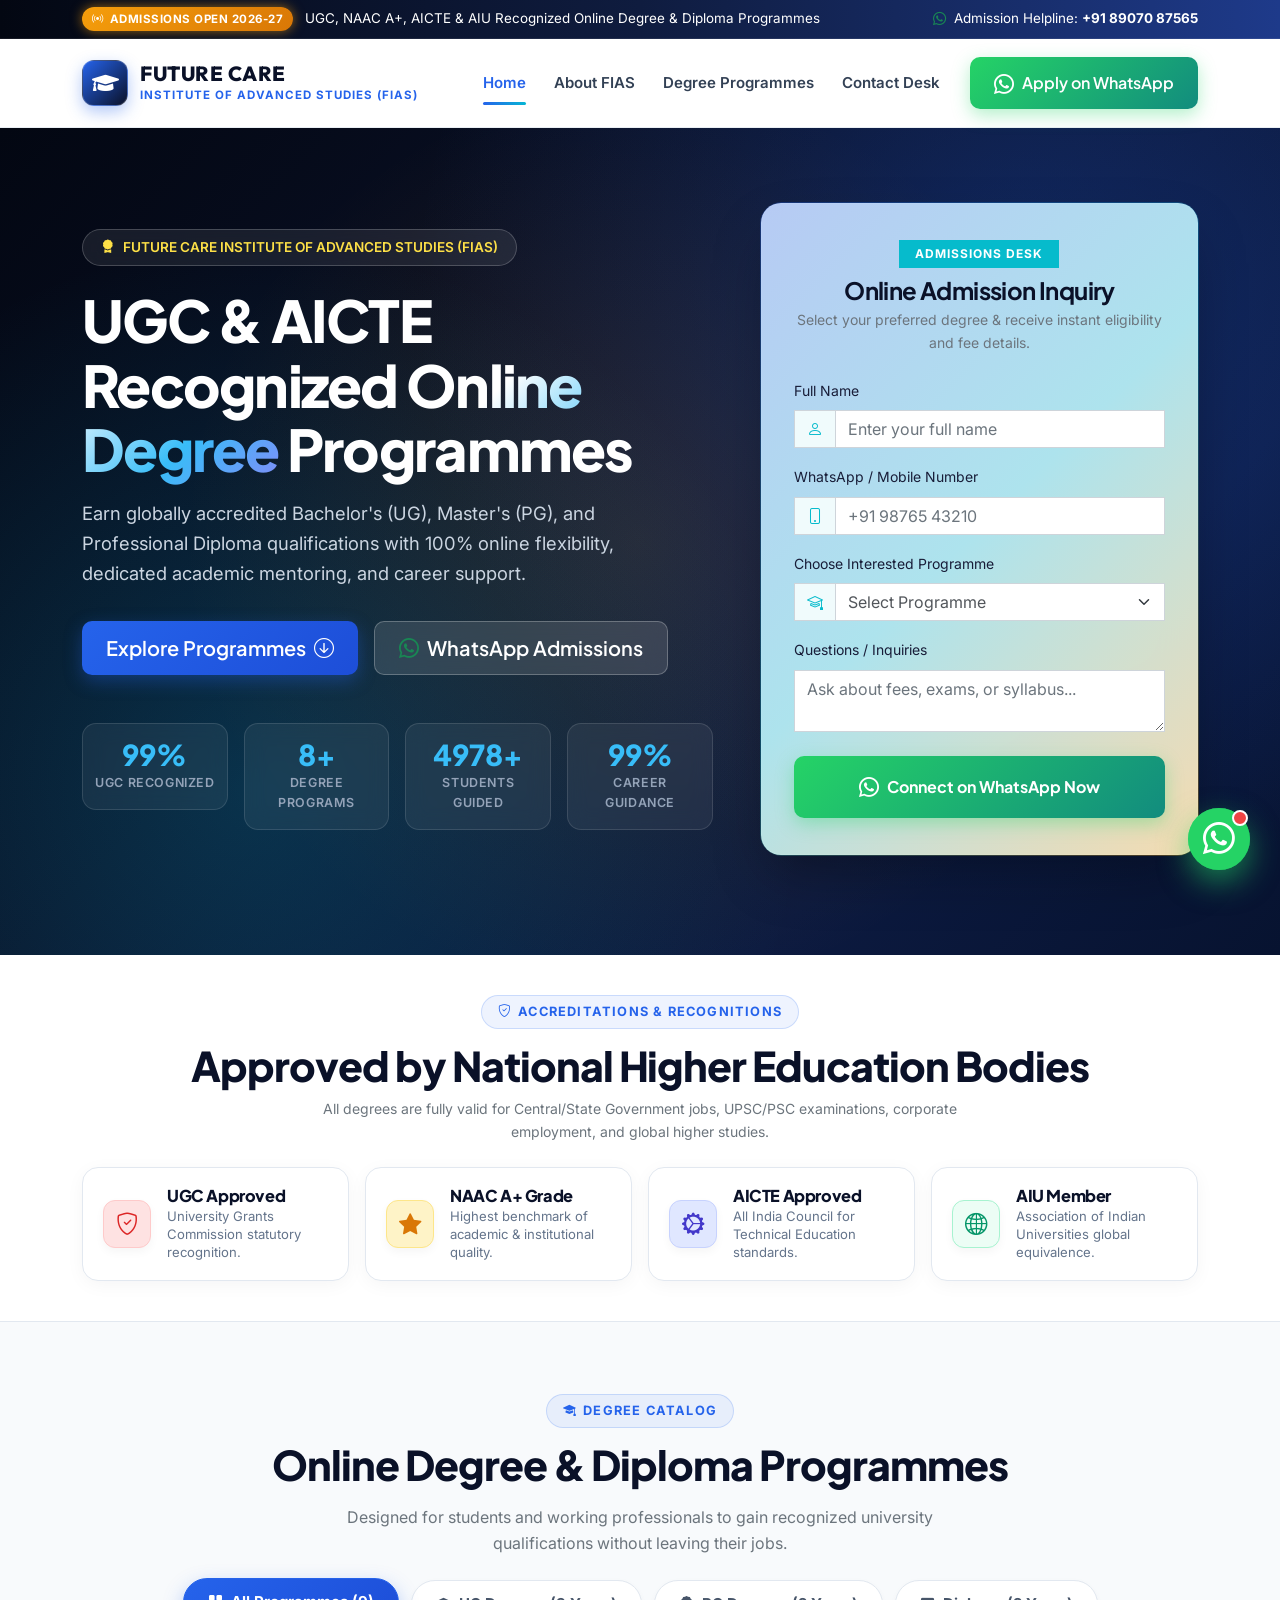
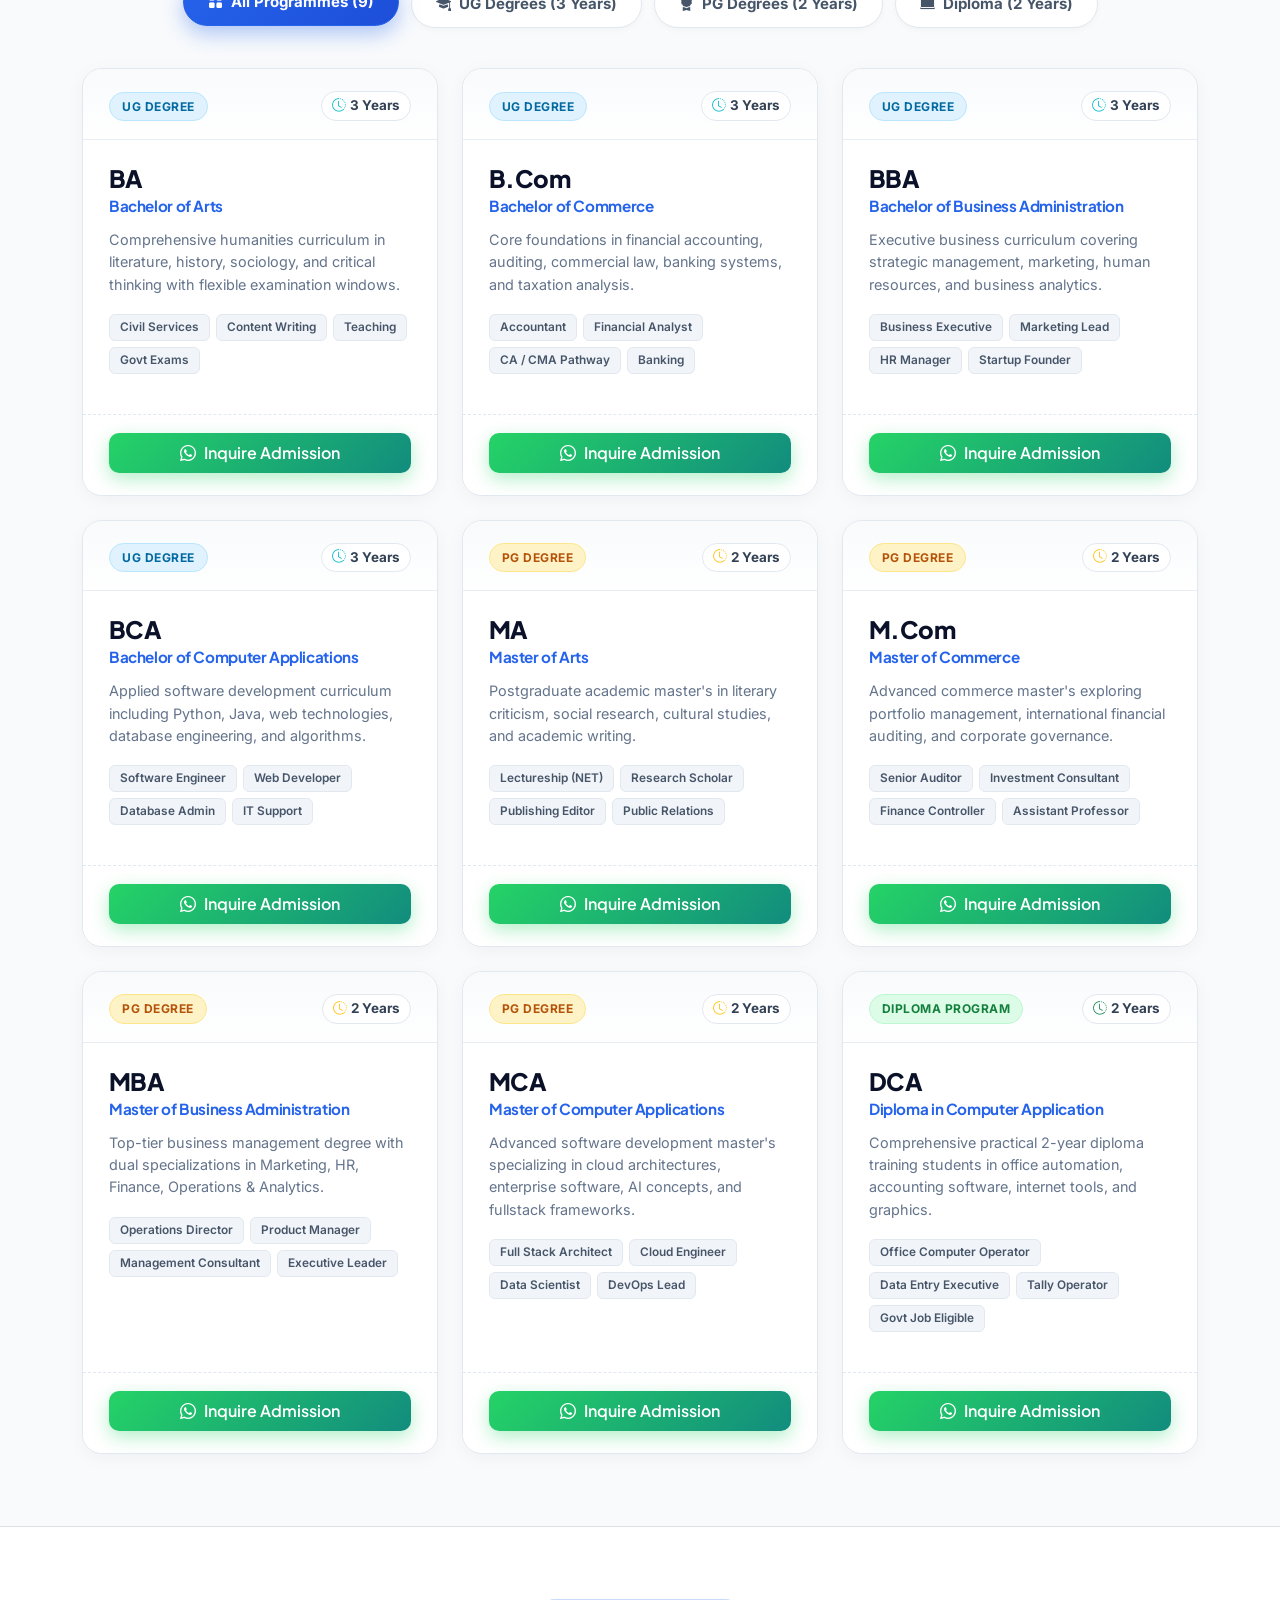
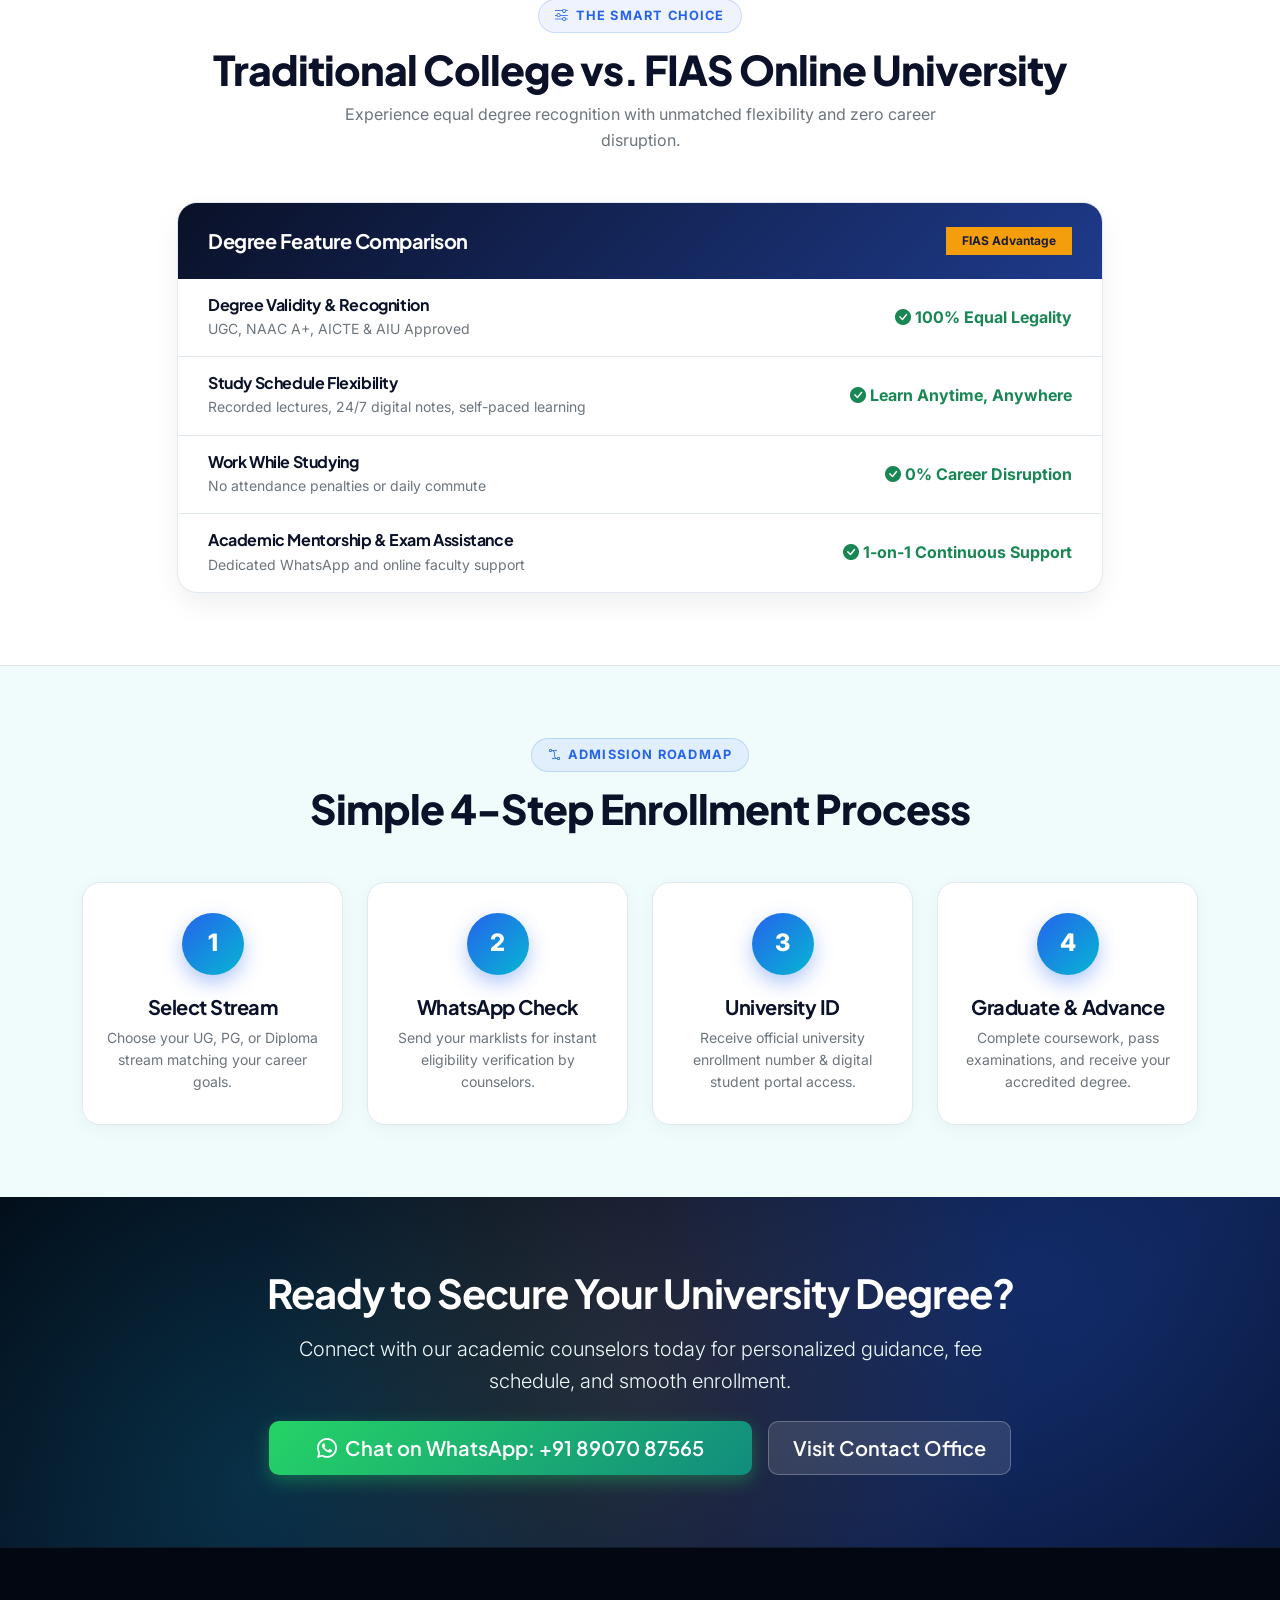
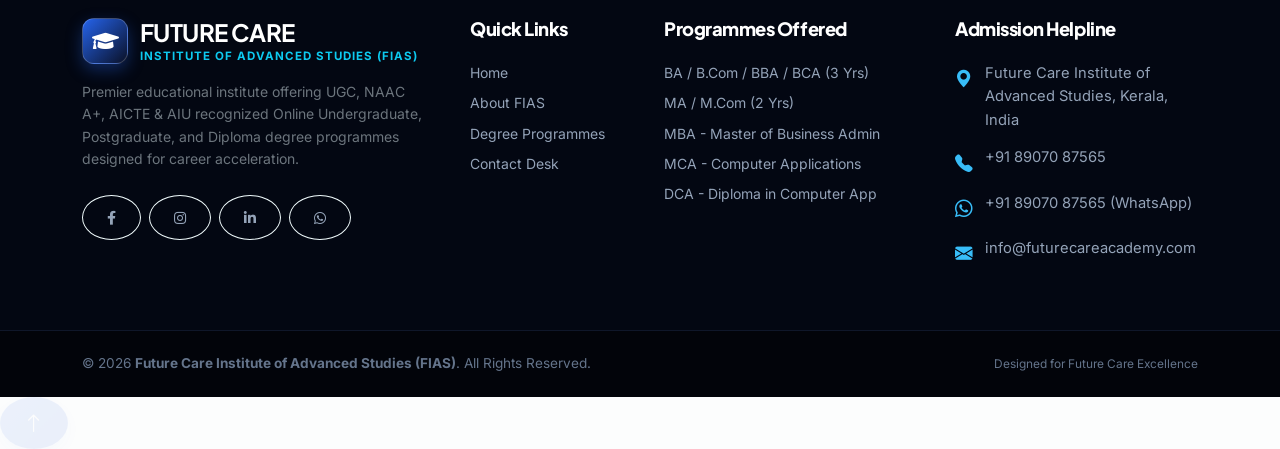
<file: index.html>
<!DOCTYPE html>
<html lang="en">

<head>
    <meta charset="utf-8">
    <title>Future Care Institute of Advanced Studies (FIAS) | UGC Recognized Online Degree Programmes</title>
    <meta content="width=device-width, initial-scale=1.0" name="viewport">
    <meta content="Future Care Institute of Advanced Studies, FIAS, Online Degree Programmes, UGC Approved, NAAC A+, AICTE, AIU, BA, BCom, BBA, BCA, MA, MCom, MBA, MCA, DCA" name="keywords">
    <meta content="Future Care Institute of Advanced Studies (FIAS) offers UGC, NAAC A+, AICTE & AIU recognized Online UG, PG, and Diploma Programmes with flexible digital learning and career support." name="description">

    <!-- Favicon -->
    <link href="img/favicon.ico" rel="icon">

    <!-- Google Web Fonts -->
    <link rel="preconnect" href="https://fonts.googleapis.com">
    <link rel="preconnect" href="https://fonts.gstatic.com" crossorigin>
    <link href="https://fonts.googleapis.com/css2?family=Plus+Jakarta+Sans:wght@400;500;600;700;800&family=Inter:wght@300;400;500;600;700&family=Outfit:wght@500;600;700;800&display=swap" rel="stylesheet">

    <!-- Icon Font Stylesheet -->
    <link href="https://cdnjs.cloudflare.com/ajax/libs/font-awesome/5.15.4/css/all.min.css" rel="stylesheet">
    <link href="https://cdn.jsdelivr.net/npm/bootstrap-icons@1.11.0/font/bootstrap-icons.css" rel="stylesheet">

    <!-- Libraries Stylesheet -->
    <link href="lib/animate/animate.min.css" rel="stylesheet">
    <link href="lib/owlcarousel/assets/owl.carousel.min.css" rel="stylesheet">

    <!-- Customized Bootstrap Stylesheet -->
    <link href="css/bootstrap.min.css" rel="stylesheet">

    <!-- Template Stylesheet -->
    <link href="css/style.css" rel="stylesheet">
</head>

<body>
    <!-- Spinner Start -->
    <div id="spinner" class="show bg-white position-fixed translate-middle w-100 vh-100 top-50 start-50 d-flex align-items-center justify-content-center">
        <div class="spinner-border text-primary" style="width: 3rem; height: 3rem;" role="status">
            <span class="visually-hidden">Loading FIAS Portal...</span>
        </div>
    </div>
    <!-- Spinner End -->

    <!-- Top Announcement Strip -->
    <div class="top-notice-bar d-none d-md-block">
        <div class="container d-flex justify-content-between align-items-center">
            <div>
                <span class="pulse-badge me-2"><i class="bi bi-broadcast"></i> ADMISSIONS OPEN 2026-27</span>
                <span>UGC, NAAC A+, AICTE & AIU Recognized Online Degree & Diploma Programmes</span>
            </div>
            <div>
                <a href="https://wa.me/+918907087565?text=Hello%20FIAS%20Admissions,%20I%20want%20information%20regarding%20Degree%20Admissions" target="_blank" class="text-white text-decoration-none">
                    <i class="bi bi-whatsapp text-success me-1"></i> Admission Helpline: <strong>+91 89070 87565</strong>
                </a>
            </div>
        </div>
    </div>

    <!-- Navbar Start -->
    <nav class="navbar navbar-expand-lg navbar-custom sticky-top p-0">
        <div class="container py-2">
            <a href="index.html" class="navbar-brand-logo text-decoration-none">
                <div class="brand-icon-box">
                    <i class="fa fa-graduation-cap"></i>
                </div>
                <div>
                    <h1 class="brand-title">FUTURE CARE</h1>
                    <p class="brand-subtitle">Institute of Advanced Studies (FIAS)</p>
                </div>
            </a>
            <button type="button" class="navbar-toggler me-2 border-0" data-bs-toggle="collapse" data-bs-target="#navbarCollapse">
                <i class="fa fa-bars text-primary fs-3"></i>
            </button>
            <div class="collapse navbar-collapse" id="navbarCollapse">
                <div class="navbar-nav ms-auto py-3 py-lg-0 align-items-lg-center">
                    <a href="index.html" class="nav-item nav-link active">Home</a>
                    <a href="about.html" class="nav-item nav-link">About FIAS</a>
                    <a href="courses.html" class="nav-item nav-link">Degree Programmes</a>
                    <a href="contact.html" class="nav-item nav-link">Contact Desk</a>
                </div>
                <div class="d-flex align-items-center ms-lg-3 my-2 my-lg-0">
                    <a href="https://wa.me/+918907087565?text=Hello%20FIAS,%20I%20would%20like%20to%20apply%20for%20an%20Online%20Degree%20Programme" target="_blank" class="btn btn-whatsapp d-flex align-items-center gap-2">
                        <i class="bi bi-whatsapp fs-5"></i>
                        <span>Apply on WhatsApp</span>
                    </a>
                </div>
            </div>
        </div>
    </nav>
    <!-- Navbar End -->

    <!-- Animated University Hero Section Start -->
    <header class="hero-wrapper animated-mesh-gradient">
        <div class="container position-relative" style="z-index: 2;">
            <div class="row align-items-center g-5">
                <div class="col-lg-7">
                    <div class="hero-pill-tag">
                        <i class="bi bi-award-fill"></i>
                        <span>FUTURE CARE INSTITUTE OF ADVANCED STUDIES (FIAS)</span>
                    </div>
                    <h1 class="hero-title-fluid text-white mb-3">
                        UGC & AICTE Recognized <span class="hero-text-glow">Online Degree</span> Programmes
                    </h1>
                    <p class="hero-lead-text">
                        Earn globally accredited Bachelor's (UG), Master's (PG), and Professional Diploma qualifications with 100% online flexibility, dedicated academic mentoring, and career support.
                    </p>
                    <div class="d-flex flex-wrap gap-3 mb-5">
                        <a href="#programmes" class="btn btn-primary btn-lg px-4 d-inline-flex align-items-center gap-2">
                            <span>Explore Programmes</span>
                            <i class="bi bi-arrow-down-circle"></i>
                        </a>
                        <a href="https://wa.me/+918907087565?text=Hello%20FIAS,%20please%20send%20me%20the%20degree%20course%20details" target="_blank" class="btn btn-glass btn-lg px-4 d-inline-flex align-items-center gap-2">
                            <i class="bi bi-whatsapp text-success fs-5"></i>
                            <span>WhatsApp Admissions</span>
                        </a>
                    </div>
                    
                    <!-- Live Animated Statistics Counters -->
                    <div class="row g-3">
                        <div class="col-6 col-sm-3">
                            <div class="stat-counter-box">
                                <div class="stat-counter-num" data-count="100" data-suffix="%">100%</div>
                                <p class="stat-counter-label">UGC Recognized</p>
                            </div>
                        </div>
                        <div class="col-6 col-sm-3">
                            <div class="stat-counter-box">
                                <div class="stat-counter-num" data-count="9" data-suffix="+">9+</div>
                                <p class="stat-counter-label">Degree Programs</p>
                            </div>
                        </div>
                        <div class="col-6 col-sm-3">
                            <div class="stat-counter-box">
                                <div class="stat-counter-num" data-count="5000" data-suffix="+">5000+</div>
                                <p class="stat-counter-label">Students Guided</p>
                            </div>
                        </div>
                        <div class="col-6 col-sm-3">
                            <div class="stat-counter-box">
                                <div class="stat-counter-num" data-count="100" data-suffix="%">100%</div>
                                <p class="stat-counter-label">Career Guidance</p>
                            </div>
                        </div>
                    </div>
                </div>

                <div class="col-lg-5">
                    <div class="hero-glass-card">
                        <div class="text-center mb-4">
                            <span class="badge bg-primary px-3 py-2 text-uppercase mb-2" style="letter-spacing:1px;">Admissions Desk</span>
                            <h4 class="fw-bold mb-1" style="color: var(--fias-midnight);">Online Admission Inquiry</h4>
                            <p class="text-muted small">Select your preferred degree & receive instant eligibility and fee details.</p>
                        </div>
                        <form id="quickInquiryForm">
                            <div class="mb-3">
                                <label class="form-label fw-semibold text-dark small">Full Name</label>
                                <div class="input-group">
                                    <span class="input-group-text bg-light"><i class="bi bi-person text-primary"></i></span>
                                    <input type="text" id="inquiryName" class="form-control" placeholder="Enter your full name" required>
                                </div>
                            </div>
                            <div class="mb-3">
                                <label class="form-label fw-semibold text-dark small">WhatsApp / Mobile Number</label>
                                <div class="input-group">
                                    <span class="input-group-text bg-light"><i class="bi bi-phone text-primary"></i></span>
                                    <input type="tel" id="inquiryPhone" class="form-control" placeholder="+91 98765 43210" required>
                                </div>
                            </div>
                            <div class="mb-3">
                                <label class="form-label fw-semibold text-dark small">Choose Interested Programme</label>
                                <div class="input-group">
                                    <span class="input-group-text bg-light"><i class="bi bi-mortarboard text-primary"></i></span>
                                    <select class="form-select" id="modalProgramSelect" required>
                                        <option value="" selected disabled>Select Programme</option>
                                        <optgroup label="Undergraduate (UG - 3 Years)">
                                            <option value="BA (3 Years)">BA - Bachelor of Arts (3 Years)</option>
                                            <option value="B.Com (3 Years)">B.Com - Bachelor of Commerce (3 Years)</option>
                                            <option value="BBA (3 Years)">BBA - Business Administration (3 Years)</option>
                                            <option value="BCA (3 Years)">BCA - Computer Applications (3 Years)</option>
                                        </optgroup>
                                        <optgroup label="Postgraduate (PG - 2 Years)">
                                            <option value="MA (2 Years)">MA - Master of Arts (2 Years)</option>
                                            <option value="M.Com (2 Years)">M.Com - Master of Commerce (2 Years)</option>
                                            <option value="MBA (2 Years)">MBA - Business Administration (2 Years)</option>
                                            <option value="MCA (2 Years)">MCA - Computer Applications (2 Years)</option>
                                        </optgroup>
                                        <optgroup label="Diploma Programmes">
                                            <option value="Diploma in Computer Application (2 Years)">DCA - Diploma in Computer Application (2 Years)</option>
                                        </optgroup>
                                    </select>
                                </div>
                            </div>
                            <div class="mb-4">
                                <label class="form-label fw-semibold text-dark small">Questions / Inquiries</label>
                                <textarea id="inquiryMessage" class="form-control" rows="2" placeholder="Ask about fees, exams, or syllabus..."></textarea>
                            </div>
                            <button type="submit" class="btn btn-whatsapp w-100 py-3 fw-bold fs-6 d-flex align-items-center justify-content-center gap-2">
                                <i class="bi bi-whatsapp fs-5"></i>
                                <span>Connect on WhatsApp Now</span>
                            </button>
                        </form>
                    </div>
                </div>
            </div>
        </div>
    </header>
    <!-- Hero Section End -->

    <!-- Regulatory Approvals & Recognitions Section Start -->
    <section class="recognition-section-pro">
        <div class="container">
            <div class="text-center mb-4">
                <span class="section-tag-pro"><i class="bi bi-shield-check"></i> Accreditations & Recognitions</span>
                <h2 class="section-title-fluid mb-2">Approved by National Higher Education Bodies</h2>
                <p class="text-muted small mx-auto" style="max-width: 650px;">
                    All degrees are fully valid for Central/State Government jobs, UPSC/PSC examinations, corporate employment, and global higher studies.
                </p>
            </div>
            <div class="row g-3 justify-content-center">
                <div class="col-12 col-sm-6 col-lg-3">
                    <div class="recognition-card-pro">
                        <div class="recog-icon-wrapper icon-ugc">
                            <i class="bi bi-shield-check"></i>
                        </div>
                        <div>
                            <h6>UGC Approved</h6>
                            <p>University Grants Commission statutory recognition.</p>
                        </div>
                    </div>
                </div>
                <div class="col-12 col-sm-6 col-lg-3">
                    <div class="recognition-card-pro">
                        <div class="recog-icon-wrapper icon-naac">
                            <i class="bi bi-star-fill"></i>
                        </div>
                        <div>
                            <h6>NAAC A+ Grade</h6>
                            <p>Highest benchmark of academic & institutional quality.</p>
                        </div>
                    </div>
                </div>
                <div class="col-12 col-sm-6 col-lg-3">
                    <div class="recognition-card-pro">
                        <div class="recog-icon-wrapper icon-aicte">
                            <i class="bi bi-gear-wide-connected"></i>
                        </div>
                        <div>
                            <h6>AICTE Approved</h6>
                            <p>All India Council for Technical Education standards.</p>
                        </div>
                    </div>
                </div>
                <div class="col-12 col-sm-6 col-lg-3">
                    <div class="recognition-card-pro">
                        <div class="recog-icon-wrapper icon-aiu">
                            <i class="bi bi-globe2"></i>
                        </div>
                        <div>
                            <h6>AIU Member</h6>
                            <p>Association of Indian Universities global equivalence.</p>
                        </div>
                    </div>
                </div>
            </div>
        </div>
    </section>
    <!-- Regulatory Approvals Section End -->

    <!-- Programmes Offered Section Start -->
    <section id="programmes" class="py-5" style="background-color: #f8fafc;">
        <div class="container py-4">
            <div class="text-center mb-4">
                <span class="section-tag-pro"><i class="bi bi-mortarboard-fill"></i> DEGREE CATALOG</span>
                <h2 class="section-title-fluid mb-3">Online Degree & Diploma Programmes</h2>
                <p class="text-muted mx-auto" style="max-width: 680px;">
                    Designed for students and working professionals to gain recognized university qualifications without leaving their jobs.
                </p>
            </div>

            <!-- Course Filter Tabs -->
            <div class="course-filter-nav-pro">
                <button class="filter-btn-pro active" data-filter="all">
                    <i class="bi bi-grid-fill"></i> All Programmes (9)
                </button>
                <button class="filter-btn-pro" data-filter="ug">
                    <i class="bi bi-mortarboard-fill"></i> UG Degrees (3 Years)
                </button>
                <button class="filter-btn-pro" data-filter="pg">
                    <i class="bi bi-award-fill"></i> PG Degrees (2 Years)
                </button>
                <button class="filter-btn-pro" data-filter="diploma">
                    <i class="bi bi-laptop-fill"></i> Diploma (2 Years)
                </button>
            </div>

            <!-- Course Cards Grid -->
            <div class="row g-4" id="courseCardsContainer">

                <!-- 1. BA -->
                <div class="col-lg-4 col-md-6 course-item-col" data-category="ug">
                    <div class="course-card-pro">
                        <div class="course-card-top d-flex justify-content-between align-items-center">
                            <span class="program-level-badge badge-ug-pro">UG Degree</span>
                            <span class="duration-chip"><i class="bi bi-clock-history text-primary"></i> 3 Years</span>
                        </div>
                        <div class="course-card-content">
                            <h3 class="course-code">BA</h3>
                            <h5 class="course-title-sub">Bachelor of Arts</h5>
                            <p class="course-desc-text">
                                Comprehensive humanities curriculum in literature, history, sociology, and critical thinking with flexible examination windows.
                            </p>
                            <div class="career-tags-wrap">
                                <span class="career-tag">Civil Services</span>
                                <span class="career-tag">Content Writing</span>
                                <span class="career-tag">Teaching</span>
                                <span class="career-tag">Govt Exams</span>
                            </div>
                        </div>
                        <div class="course-card-actions">
                            <a href="https://wa.me/+918907087565?text=Hello%20FIAS,%20I%20am%20interested%20in%20BA%20(Bachelor%20of%20Arts)%20Admission" target="_blank" class="btn btn-whatsapp w-100 py-2 d-flex align-items-center justify-content-center gap-2">
                                <i class="bi bi-whatsapp"></i> Inquire Admission
                            </a>
                        </div>
                    </div>
                </div>

                <!-- 2. B.Com -->
                <div class="col-lg-4 col-md-6 course-item-col" data-category="ug">
                    <div class="course-card-pro">
                        <div class="course-card-top d-flex justify-content-between align-items-center">
                            <span class="program-level-badge badge-ug-pro">UG Degree</span>
                            <span class="duration-chip"><i class="bi bi-clock-history text-primary"></i> 3 Years</span>
                        </div>
                        <div class="course-card-content">
                            <h3 class="course-code">B.Com</h3>
                            <h5 class="course-title-sub">Bachelor of Commerce</h5>
                            <p class="course-desc-text">
                                Core foundations in financial accounting, auditing, commercial law, banking systems, and taxation analysis.
                            </p>
                            <div class="career-tags-wrap">
                                <span class="career-tag">Accountant</span>
                                <span class="career-tag">Financial Analyst</span>
                                <span class="career-tag">CA / CMA Pathway</span>
                                <span class="career-tag">Banking</span>
                            </div>
                        </div>
                        <div class="course-card-actions">
                            <a href="https://wa.me/+918907087565?text=Hello%20FIAS,%20I%20am%20interested%20in%20B.Com%20(Bachelor%20of%20Commerce)%20Admission" target="_blank" class="btn btn-whatsapp w-100 py-2 d-flex align-items-center justify-content-center gap-2">
                                <i class="bi bi-whatsapp"></i> Inquire Admission
                            </a>
                        </div>
                    </div>
                </div>

                <!-- 3. BBA -->
                <div class="col-lg-4 col-md-6 course-item-col" data-category="ug">
                    <div class="course-card-pro">
                        <div class="course-card-top d-flex justify-content-between align-items-center">
                            <span class="program-level-badge badge-ug-pro">UG Degree</span>
                            <span class="duration-chip"><i class="bi bi-clock-history text-primary"></i> 3 Years</span>
                        </div>
                        <div class="course-card-content">
                            <h3 class="course-code">BBA</h3>
                            <h5 class="course-title-sub">Bachelor of Business Administration</h5>
                            <p class="course-desc-text">
                                Executive business curriculum covering strategic management, marketing, human resources, and business analytics.
                            </p>
                            <div class="career-tags-wrap">
                                <span class="career-tag">Business Executive</span>
                                <span class="career-tag">Marketing Lead</span>
                                <span class="career-tag">HR Manager</span>
                                <span class="career-tag">Startup Founder</span>
                            </div>
                        </div>
                        <div class="course-card-actions">
                            <a href="https://wa.me/+918907087565?text=Hello%20FIAS,%20I%20am%20interested%20in%20BBA%20(Bachelor%20of%20Business%20Administration)%20Admission" target="_blank" class="btn btn-whatsapp w-100 py-2 d-flex align-items-center justify-content-center gap-2">
                                <i class="bi bi-whatsapp"></i> Inquire Admission
                            </a>
                        </div>
                    </div>
                </div>

                <!-- 4. BCA -->
                <div class="col-lg-4 col-md-6 course-item-col" data-category="ug">
                    <div class="course-card-pro">
                        <div class="course-card-top d-flex justify-content-between align-items-center">
                            <span class="program-level-badge badge-ug-pro">UG Degree</span>
                            <span class="duration-chip"><i class="bi bi-clock-history text-primary"></i> 3 Years</span>
                        </div>
                        <div class="course-card-content">
                            <h3 class="course-code">BCA</h3>
                            <h5 class="course-title-sub">Bachelor of Computer Applications</h5>
                            <p class="course-desc-text">
                                Applied software development curriculum including Python, Java, web technologies, database engineering, and algorithms.
                            </p>
                            <div class="career-tags-wrap">
                                <span class="career-tag">Software Engineer</span>
                                <span class="career-tag">Web Developer</span>
                                <span class="career-tag">Database Admin</span>
                                <span class="career-tag">IT Support</span>
                            </div>
                        </div>
                        <div class="course-card-actions">
                            <a href="https://wa.me/+918907087565?text=Hello%20FIAS,%20I%20am%20interested%20in%20BCA%20(Bachelor%20of%20Computer%20Applications)%20Admission" target="_blank" class="btn btn-whatsapp w-100 py-2 d-flex align-items-center justify-content-center gap-2">
                                <i class="bi bi-whatsapp"></i> Inquire Admission
                            </a>
                        </div>
                    </div>
                </div>

                <!-- 5. MA -->
                <div class="col-lg-4 col-md-6 course-item-col" data-category="pg">
                    <div class="course-card-pro">
                        <div class="course-card-top d-flex justify-content-between align-items-center">
                            <span class="program-level-badge badge-pg-pro">PG Degree</span>
                            <span class="duration-chip"><i class="bi bi-clock-history text-warning"></i> 2 Years</span>
                        </div>
                        <div class="course-card-content">
                            <h3 class="course-code">MA</h3>
                            <h5 class="course-title-sub">Master of Arts</h5>
                            <p class="course-desc-text">
                                Postgraduate academic master's in literary criticism, social research, cultural studies, and academic writing.
                            </p>
                            <div class="career-tags-wrap">
                                <span class="career-tag">Lectureship (NET)</span>
                                <span class="career-tag">Research Scholar</span>
                                <span class="career-tag">Publishing Editor</span>
                                <span class="career-tag">Public Relations</span>
                            </div>
                        </div>
                        <div class="course-card-actions">
                            <a href="https://wa.me/+918907087565?text=Hello%20FIAS,%20I%20am%20interested%20in%20MA%20(Master%20of%20Arts)%20Admission" target="_blank" class="btn btn-whatsapp w-100 py-2 d-flex align-items-center justify-content-center gap-2">
                                <i class="bi bi-whatsapp"></i> Inquire Admission
                            </a>
                        </div>
                    </div>
                </div>

                <!-- 6. M.Com -->
                <div class="col-lg-4 col-md-6 course-item-col" data-category="pg">
                    <div class="course-card-pro">
                        <div class="course-card-top d-flex justify-content-between align-items-center">
                            <span class="program-level-badge badge-pg-pro">PG Degree</span>
                            <span class="duration-chip"><i class="bi bi-clock-history text-warning"></i> 2 Years</span>
                        </div>
                        <div class="course-card-content">
                            <h3 class="course-code">M.Com</h3>
                            <h5 class="course-title-sub">Master of Commerce</h5>
                            <p class="course-desc-text">
                                Advanced commerce master's exploring portfolio management, international financial auditing, and corporate governance.
                            </p>
                            <div class="career-tags-wrap">
                                <span class="career-tag">Senior Auditor</span>
                                <span class="career-tag">Investment Consultant</span>
                                <span class="career-tag">Finance Controller</span>
                                <span class="career-tag">Assistant Professor</span>
                            </div>
                        </div>
                        <div class="course-card-actions">
                            <a href="https://wa.me/+918907087565?text=Hello%20FIAS,%20I%20am%20interested%20in%20M.Com%20(Master%20of%20Commerce)%20Admission" target="_blank" class="btn btn-whatsapp w-100 py-2 d-flex align-items-center justify-content-center gap-2">
                                <i class="bi bi-whatsapp"></i> Inquire Admission
                            </a>
                        </div>
                    </div>
                </div>

                <!-- 7. MBA -->
                <div class="col-lg-4 col-md-6 course-item-col" data-category="pg">
                    <div class="course-card-pro">
                        <div class="course-card-top d-flex justify-content-between align-items-center">
                            <span class="program-level-badge badge-pg-pro">PG Degree</span>
                            <span class="duration-chip"><i class="bi bi-clock-history text-warning"></i> 2 Years</span>
                        </div>
                        <div class="course-card-content">
                            <h3 class="course-code">MBA</h3>
                            <h5 class="course-title-sub">Master of Business Administration</h5>
                            <p class="course-desc-text">
                                Top-tier business management degree with dual specializations in Marketing, HR, Finance, Operations & Analytics.
                            </p>
                            <div class="career-tags-wrap">
                                <span class="career-tag">Operations Director</span>
                                <span class="career-tag">Product Manager</span>
                                <span class="career-tag">Management Consultant</span>
                                <span class="career-tag">Executive Leader</span>
                            </div>
                        </div>
                        <div class="course-card-actions">
                            <a href="https://wa.me/+918907087565?text=Hello%20FIAS,%20I%20am%20interested%20in%20MBA%20(Master%20of%20Business%20Administration)%20Admission" target="_blank" class="btn btn-whatsapp w-100 py-2 d-flex align-items-center justify-content-center gap-2">
                                <i class="bi bi-whatsapp"></i> Inquire Admission
                            </a>
                        </div>
                    </div>
                </div>

                <!-- 8. MCA -->
                <div class="col-lg-4 col-md-6 course-item-col" data-category="pg">
                    <div class="course-card-pro">
                        <div class="course-card-top d-flex justify-content-between align-items-center">
                            <span class="program-level-badge badge-pg-pro">PG Degree</span>
                            <span class="duration-chip"><i class="bi bi-clock-history text-warning"></i> 2 Years</span>
                        </div>
                        <div class="course-card-content">
                            <h3 class="course-code">MCA</h3>
                            <h5 class="course-title-sub">Master of Computer Applications</h5>
                            <p class="course-desc-text">
                                Advanced software development master's specializing in cloud architectures, enterprise software, AI concepts, and fullstack frameworks.
                            </p>
                            <div class="career-tags-wrap">
                                <span class="career-tag">Full Stack Architect</span>
                                <span class="career-tag">Cloud Engineer</span>
                                <span class="career-tag">Data Scientist</span>
                                <span class="career-tag">DevOps Lead</span>
                            </div>
                        </div>
                        <div class="course-card-actions">
                            <a href="https://wa.me/+918907087565?text=Hello%20FIAS,%20I%20am%20interested%20in%20MCA%20(Master%20of%20Computer%20Applications)%20Admission" target="_blank" class="btn btn-whatsapp w-100 py-2 d-flex align-items-center justify-content-center gap-2">
                                <i class="bi bi-whatsapp"></i> Inquire Admission
                            </a>
                        </div>
                    </div>
                </div>

                <!-- 9. DCA (Diploma) -->
                <div class="col-lg-4 col-md-6 course-item-col" data-category="diploma">
                    <div class="course-card-pro">
                        <div class="course-card-top d-flex justify-content-between align-items-center">
                            <span class="program-level-badge badge-diploma-pro">Diploma Program</span>
                            <span class="duration-chip"><i class="bi bi-clock-history text-success"></i> 2 Years</span>
                        </div>
                        <div class="course-card-content">
                            <h3 class="course-code">DCA</h3>
                            <h5 class="course-title-sub">Diploma in Computer Application</h5>
                            <p class="course-desc-text">
                                Comprehensive practical 2-year diploma training students in office automation, accounting software, internet tools, and graphics.
                            </p>
                            <div class="career-tags-wrap">
                                <span class="career-tag">Office Computer Operator</span>
                                <span class="career-tag">Data Entry Executive</span>
                                <span class="career-tag">Tally Operator</span>
                                <span class="career-tag">Govt Job Eligible</span>
                            </div>
                        </div>
                        <div class="course-card-actions">
                            <a href="https://wa.me/+918907087565?text=Hello%20FIAS,%20I%20am%20interested%20in%20Diploma%20in%20Computer%20Application%20(DCA)%20Admission" target="_blank" class="btn btn-whatsapp w-100 py-2 d-flex align-items-center justify-content-center gap-2">
                                <i class="bi bi-whatsapp"></i> Inquire Admission
                            </a>
                        </div>
                    </div>
                </div>

            </div>
        </div>
    </section>
    <!-- Programmes Section End -->

    <!-- University Comparison Section Start -->
    <section class="py-5 bg-white border-top border-bottom">
        <div class="container py-4">
            <div class="text-center mb-5">
                <span class="section-tag-pro"><i class="bi bi-sliders"></i> THE SMART CHOICE</span>
                <h2 class="section-title-fluid">Traditional College vs. FIAS Online University</h2>
                <p class="text-muted mx-auto" style="max-width: 600px;">
                    Experience equal degree recognition with unmatched flexibility and zero career disruption.
                </p>
            </div>
            <div class="row justify-content-center">
                <div class="col-lg-10">
                    <div class="comparison-matrix-card">
                        <div class="matrix-header d-flex justify-content-between align-items-center">
                            <h5 class="mb-0 text-white fw-bold">Degree Feature Comparison</h5>
                            <span class="badge bg-gold text-dark fw-bold px-3 py-2" style="background:#f59e0b;">FIAS Advantage</span>
                        </div>
                        <div class="matrix-row">
                            <div>
                                <h6 class="fw-bold mb-1">Degree Validity & Recognition</h6>
                                <p class="text-muted small mb-0">UGC, NAAC A+, AICTE & AIU Approved</p>
                            </div>
                            <div class="text-end">
                                <span class="text-success fw-bold"><i class="bi bi-check-circle-fill"></i> 100% Equal Legality</span>
                            </div>
                        </div>
                        <div class="matrix-row">
                            <div>
                                <h6 class="fw-bold mb-1">Study Schedule Flexibility</h6>
                                <p class="text-muted small mb-0">Recorded lectures, 24/7 digital notes, self-paced learning</p>
                            </div>
                            <div class="text-end">
                                <span class="text-success fw-bold"><i class="bi bi-check-circle-fill"></i> Learn Anytime, Anywhere</span>
                            </div>
                        </div>
                        <div class="matrix-row">
                            <div>
                                <h6 class="fw-bold mb-1">Work While Studying</h6>
                                <p class="text-muted small mb-0">No attendance penalties or daily commute</p>
                            </div>
                            <div class="text-end">
                                <span class="text-success fw-bold"><i class="bi bi-check-circle-fill"></i> 0% Career Disruption</span>
                            </div>
                        </div>
                        <div class="matrix-row">
                            <div>
                                <h6 class="fw-bold mb-1">Academic Mentorship & Exam Assistance</h6>
                                <p class="text-muted small mb-0">Dedicated WhatsApp and online faculty support</p>
                            </div>
                            <div class="text-end">
                                <span class="text-success fw-bold"><i class="bi bi-check-circle-fill"></i> 1-on-1 Continuous Support</span>
                            </div>
                        </div>
                    </div>
                </div>
            </div>
        </div>
    </section>
    <!-- University Comparison Section End -->

    <!-- 4-Step Roadmap Timeline Start -->
    <section class="py-5 bg-light">
        <div class="container py-4">
            <div class="text-center mb-5">
                <span class="section-tag-pro"><i class="bi bi-bezier2"></i> ADMISSION ROADMAP</span>
                <h2 class="section-title-fluid">Simple 4-Step Enrollment Process</h2>
            </div>
            <div class="row g-4">
                <div class="col-md-6 col-lg-3">
                    <div class="roadmap-step-card">
                        <div class="step-num-circle">1</div>
                        <h5 class="fw-bold mb-2">Select Stream</h5>
                        <p class="text-muted small mb-0">Choose your UG, PG, or Diploma stream matching your career goals.</p>
                    </div>
                </div>
                <div class="col-md-6 col-lg-3">
                    <div class="roadmap-step-card">
                        <div class="step-num-circle">2</div>
                        <h5 class="fw-bold mb-2">WhatsApp Check</h5>
                        <p class="text-muted small mb-0">Send your marklists for instant eligibility verification by counselors.</p>
                    </div>
                </div>
                <div class="col-md-6 col-lg-3">
                    <div class="roadmap-step-card">
                        <div class="step-num-circle">3</div>
                        <h5 class="fw-bold mb-2">University ID</h5>
                        <p class="text-muted small mb-0">Receive official university enrollment number & digital student portal access.</p>
                    </div>
                </div>
                <div class="col-md-6 col-lg-3">
                    <div class="roadmap-step-card">
                        <div class="step-num-circle">4</div>
                        <h5 class="fw-bold mb-2">Graduate & Advance</h5>
                        <p class="text-muted small mb-0">Complete coursework, pass examinations, and receive your accredited degree.</p>
                    </div>
                </div>
            </div>
        </div>
    </section>
    <!-- 4-Step Roadmap Timeline End -->

    <!-- Call to Action Banner Start -->
    <section class="py-5 animated-mesh-gradient text-white">
        <div class="container py-4 text-center position-relative" style="z-index: 2;">
            <h2 class="display-6 fw-bold text-white mb-3">Ready to Secure Your University Degree?</h2>
            <p class="lead text-light mb-4 mx-auto" style="max-width: 700px;">
                Connect with our academic counselors today for personalized guidance, fee schedule, and smooth enrollment.
            </p>
            <div class="d-flex flex-wrap justify-content-center gap-3">
                <a href="https://wa.me/+918907087565?text=Hello%20FIAS,%20I%20want%20to%20apply%20for%20an%20Online%20Degree%20Programme" target="_blank" class="btn btn-whatsapp btn-lg px-5 d-flex align-items-center gap-2">
                    <i class="bi bi-whatsapp fs-5"></i>
                    <span>Chat on WhatsApp: +91 89070 87565</span>
                </a>
                <a href="contact.html" class="btn btn-glass btn-lg px-4">Visit Contact Office</a>
            </div>
        </div>
    </section>
    <!-- Call to Action Banner End -->

    <!-- Footer Start -->
    <footer class="footer-fias">
        <div class="container pb-5">
            <div class="row g-5">
                <div class="col-lg-4 col-md-6">
                    <div class="navbar-brand-logo text-decoration-none mb-3">
                        <div class="brand-icon-box">
                            <i class="fa fa-graduation-cap"></i>
                        </div>
                        <div>
                            <h4 class="text-white fw-bold m-0">FUTURE CARE</h4>
                            <p class="brand-subtitle text-info">Institute of Advanced Studies (FIAS)</p>
                        </div>
                    </div>
                    <p class="small text-muted mb-4">
                        Premier educational institute offering UGC, NAAC A+, AICTE & AIU recognized Online Undergraduate, Postgraduate, and Diploma degree programmes designed for career acceleration.
                    </p>
                    <div class="d-flex gap-2">
                        <a class="btn btn-sm btn-outline-light rounded-circle" href="#"><i class="fab fa-facebook-f"></i></a>
                        <a class="btn btn-sm btn-outline-light rounded-circle" href="#"><i class="fab fa-instagram"></i></a>
                        <a class="btn btn-sm btn-outline-light rounded-circle" href="#"><i class="fab fa-linkedin-in"></i></a>
                        <a class="btn btn-sm btn-outline-light rounded-circle" href="https://wa.me/+918907087565" target="_blank"><i class="fab fa-whatsapp"></i></a>
                    </div>
                </div>
                <div class="col-lg-2 col-md-6">
                    <h5>Quick Links</h5>
                    <ul class="list-unstyled small">
                        <li class="mb-2"><a href="index.html">Home</a></li>
                        <li class="mb-2"><a href="about.html">About FIAS</a></li>
                        <li class="mb-2"><a href="courses.html">Degree Programmes</a></li>
                        <li class="mb-2"><a href="contact.html">Contact Desk</a></li>
                    </ul>
                </div>
                <div class="col-lg-3 col-md-6">
                    <h5>Programmes Offered</h5>
                    <ul class="list-unstyled small">
                        <li class="mb-2"><a href="courses.html">BA / B.Com / BBA / BCA (3 Yrs)</a></li>
                        <li class="mb-2"><a href="courses.html">MA / M.Com (2 Yrs)</a></li>
                        <li class="mb-2"><a href="courses.html">MBA - Master of Business Admin</a></li>
                        <li class="mb-2"><a href="courses.html">MCA - Computer Applications</a></li>
                        <li class="mb-2"><a href="courses.html">DCA - Diploma in Computer App</a></li>
                    </ul>
                </div>
                <div class="col-lg-3 col-md-6">
                    <h5>Admission Helpline</h5>
                    <div class="footer-contact-item">
                        <i class="bi bi-geo-alt-fill"></i>
                        <span>Future Care Institute of Advanced Studies, Kerala, India</span>
                    </div>
                    <div class="footer-contact-item">
                        <i class="bi bi-telephone-fill"></i>
                        <span>+91 89070 87565</span>
                    </div>
                    <div class="footer-contact-item">
                        <i class="bi bi-whatsapp"></i>
                        <span>+91 89070 87565 (WhatsApp)</span>
                    </div>
                    <div class="footer-contact-item">
                        <i class="bi bi-envelope-fill"></i>
                        <span>info@futurecareacademy.com</span>
                    </div>
                </div>
            </div>
        </div>
        <div class="footer-bottom">
            <div class="container d-flex flex-column flex-md-row justify-content-between align-items-center gap-2">
                <div>
                    &copy; 2026 <strong>Future Care Institute of Advanced Studies (FIAS)</strong>. All Rights Reserved.
                </div>
                <div class="small">
                    Designed for Future Care Excellence
                </div>
            </div>
        </div>
    </footer>
    <!-- Footer End -->

    <!-- Floating WhatsApp Assistance Button -->
    <a href="https://wa.me/+918907087565?text=Hello%20FIAS%20Admissions,%20I%20need%20information%20about%20your%20degree%20courses" target="_blank" class="floating-whatsapp-btn" title="Chat on WhatsApp">
        <div class="whatsapp-unread-dot"></div>
        <div class="floating-whatsapp-pulse"></div>
        <i class="bi bi-whatsapp"></i>
    </a>

    <!-- Back to Top -->
    <a href="#" class="btn btn-lg btn-primary btn-lg-square back-to-top" style="border-radius: 50%;"><i class="bi bi-arrow-up"></i></a>

    <!-- JavaScript Libraries -->
    <script src="https://code.jquery.com/jquery-3.6.0.min.js"></script>
    <script src="https://cdn.jsdelivr.net/npm/bootstrap@5.3.0/dist/js/bootstrap.bundle.min.js"></script>
    <script src="lib/wow/wow.min.js"></script>
    <script src="lib/easing/easing.min.js"></script>
    <script src="lib/waypoints/waypoints.min.js"></script>
    <script src="lib/owlcarousel/owl.carousel.min.js"></script>

    <!-- Template Javascript -->
    <script src="js/main.js"></script>
</body>

</html>
</file>
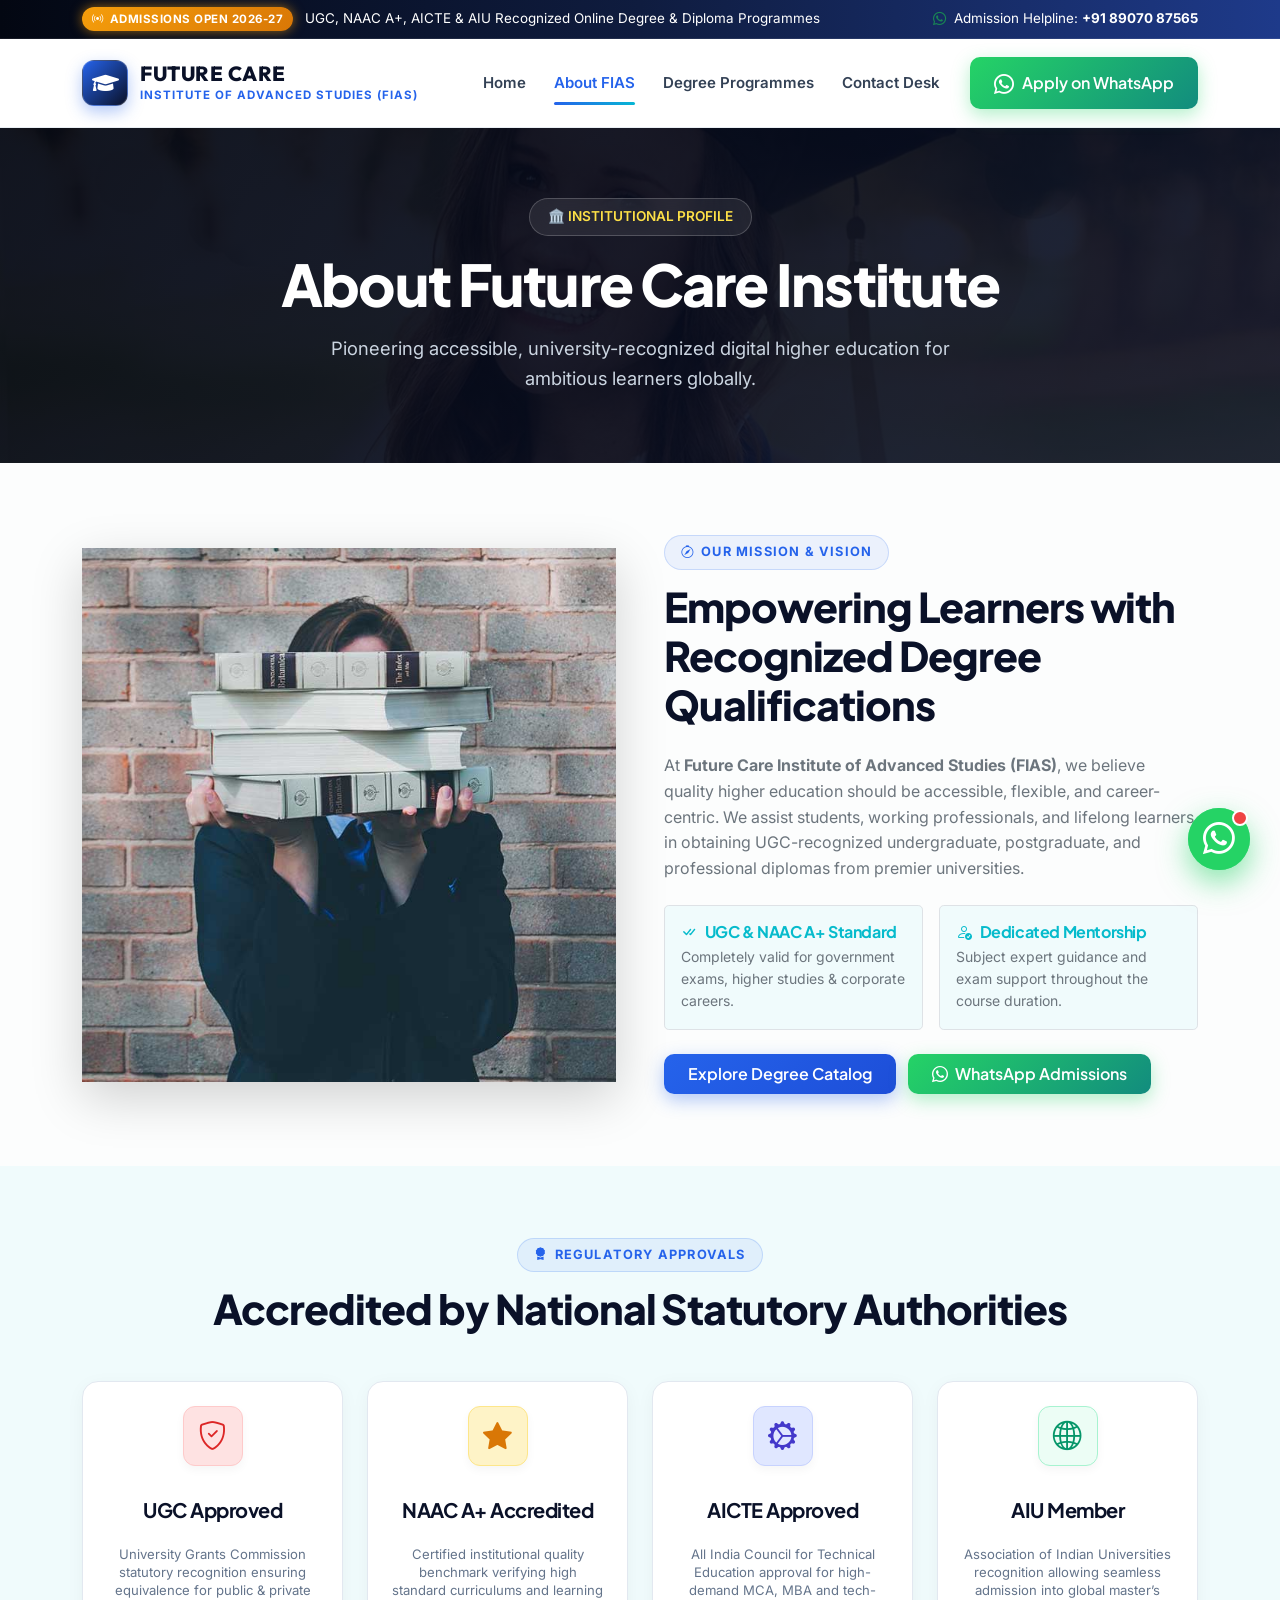
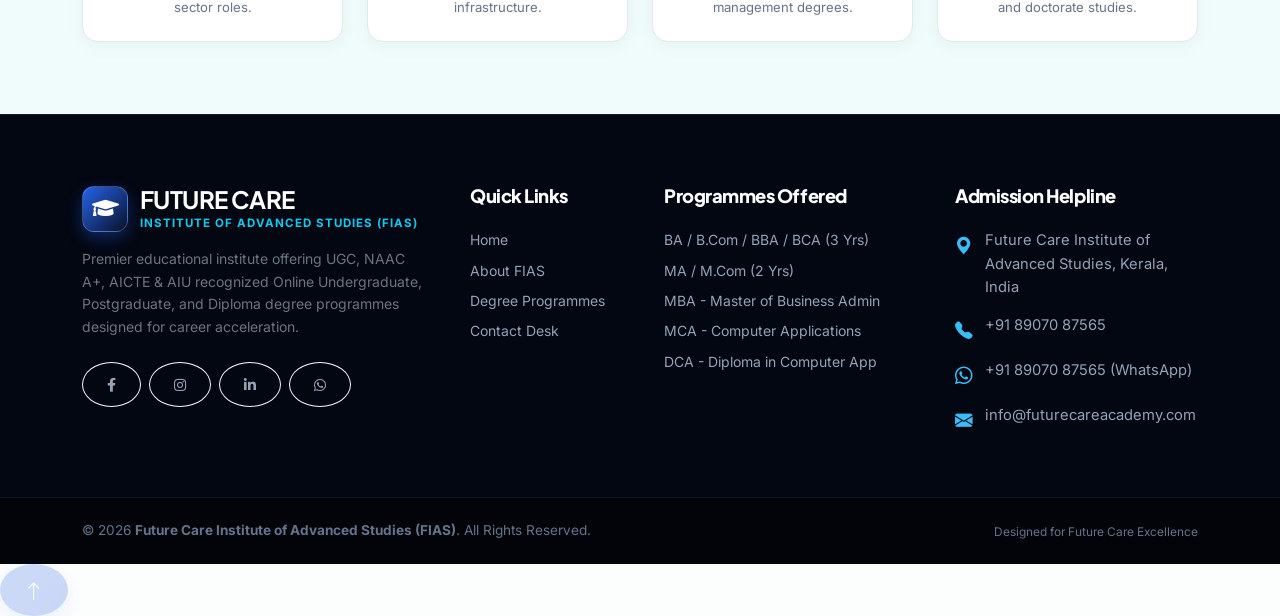
<file: about.html>
<!DOCTYPE html>
<html lang="en">

<head>
    <meta charset="utf-8">
    <title>About FIAS | Future Care Institute of Advanced Studies</title>
    <meta content="width=device-width, initial-scale=1.0" name="viewport">
    <meta content="About FIAS, Future Care Institute of Advanced Studies, Online Degree Education, UGC, NAAC A+, AICTE, AIU Recognized" name="keywords">
    <meta content="Learn about Future Care Institute of Advanced Studies (FIAS), our academic mission, recognized degrees, expert mentors, and student success." name="description">

    <!-- Favicon -->
    <link href="img/favicon.ico" rel="icon">

    <!-- Google Web Fonts -->
    <link rel="preconnect" href="https://fonts.googleapis.com">
    <link rel="preconnect" href="https://fonts.gstatic.com" crossorigin>
    <link href="https://fonts.googleapis.com/css2?family=Plus+Jakarta+Sans:wght@400;500;600;700;800&family=Inter:wght@300;400;500;600;700&family=Outfit:wght@500;600;700;800&display=swap" rel="stylesheet">

    <!-- Icon Font Stylesheet -->
    <link href="https://cdnjs.cloudflare.com/ajax/libs/font-awesome/5.15.4/css/all.min.css" rel="stylesheet">
    <link href="https://cdn.jsdelivr.net/npm/bootstrap-icons@1.11.0/font/bootstrap-icons.css" rel="stylesheet">

    <!-- Libraries Stylesheet -->
    <link href="lib/animate/animate.min.css" rel="stylesheet">
    <link href="lib/owlcarousel/assets/owl.carousel.min.css" rel="stylesheet">

    <!-- Customized Bootstrap Stylesheet -->
    <link href="css/bootstrap.min.css" rel="stylesheet">

    <!-- Template Stylesheet -->
    <link href="css/style.css" rel="stylesheet">
</head>

<body>
    <!-- Spinner Start -->
    <div id="spinner" class="show bg-white position-fixed translate-middle w-100 vh-100 top-50 start-50 d-flex align-items-center justify-content-center">
        <div class="spinner-border text-primary" style="width: 3rem; height: 3rem;" role="status">
            <span class="visually-hidden">Loading About FIAS...</span>
        </div>
    </div>
    <!-- Spinner End -->

    <!-- Top Announcement Strip -->
    <div class="top-notice-bar d-none d-md-block">
        <div class="container d-flex justify-content-between align-items-center">
            <div>
                <span class="pulse-badge me-2"><i class="bi bi-broadcast"></i> ADMISSIONS OPEN 2026-27</span>
                <span>UGC, NAAC A+, AICTE & AIU Recognized Online Degree & Diploma Programmes</span>
            </div>
            <div>
                <a href="https://wa.me/+918907087565?text=Hello%20FIAS%20Admissions,%20I%20want%20information%20regarding%20Degree%20Admissions" target="_blank" class="text-white text-decoration-none">
                    <i class="bi bi-whatsapp text-success me-1"></i> Admission Helpline: <strong>+91 89070 87565</strong>
                </a>
            </div>
        </div>
    </div>

    <!-- Navbar Start -->
    <nav class="navbar navbar-expand-lg navbar-custom sticky-top p-0">
        <div class="container py-2">
            <a href="index.html" class="navbar-brand-logo text-decoration-none">
                <div class="brand-icon-box">
                    <i class="fa fa-graduation-cap"></i>
                </div>
                <div>
                    <h1 class="brand-title">FUTURE CARE</h1>
                    <p class="brand-subtitle">Institute of Advanced Studies (FIAS)</p>
                </div>
            </a>
            <button type="button" class="navbar-toggler me-2 border-0" data-bs-toggle="collapse" data-bs-target="#navbarCollapse">
                <i class="fa fa-bars text-primary fs-3"></i>
            </button>
            <div class="collapse navbar-collapse" id="navbarCollapse">
                <div class="navbar-nav ms-auto py-3 py-lg-0 align-items-lg-center">
                    <a href="index.html" class="nav-item nav-link">Home</a>
                    <a href="about.html" class="nav-item nav-link active">About FIAS</a>
                    <a href="courses.html" class="nav-item nav-link">Degree Programmes</a>
                    <a href="contact.html" class="nav-item nav-link">Contact Desk</a>
                </div>
                <div class="d-flex align-items-center ms-lg-3 my-2 my-lg-0">
                    <a href="https://wa.me/+918907087565?text=Hello%20FIAS,%20I%20would%20like%20to%20apply%20for%20an%20Online%20Degree%20Programme" target="_blank" class="btn btn-whatsapp d-flex align-items-center gap-2">
                        <i class="bi bi-whatsapp fs-5"></i>
                        <span>Apply on WhatsApp</span>
                    </a>
                </div>
            </div>
        </div>
    </nav>
    <!-- Navbar End -->

    <!-- Header Start -->
    <div class="container-fluid page-header-pro mb-5">
        <div class="container text-center text-white">
            <span class="hero-pill-tag mb-3">🏛️ INSTITUTIONAL PROFILE</span>
            <h1 class="hero-title-fluid text-white mb-3">About Future Care Institute</h1>
            <p class="hero-lead-text mx-auto mb-0">
                Pioneering accessible, university-recognized digital higher education for ambitious learners globally.
            </p>
        </div>
    </div>
    <!-- Header End -->

    <!-- About Content Start -->
    <div class="container-xxl py-4">
        <div class="container">
            <div class="row g-5 align-items-center">
                <div class="col-lg-6">
                    <div class="position-relative">
                        <img class="img-fluid rounded-4 shadow-lg w-100" src="img/about.jpg" alt="About FIAS">
                    </div>
                </div>
                <div class="col-lg-6">
                    <span class="section-tag-pro"><i class="bi bi-compass"></i> OUR MISSION & VISION</span>
                    <h2 class="section-title-fluid mb-4">Empowering Learners with Recognized Degree Qualifications</h2>
                    <p class="mb-4 text-muted">
                        At <strong>Future Care Institute of Advanced Studies (FIAS)</strong>, we believe quality higher education should be accessible, flexible, and career-centric. We assist students, working professionals, and lifelong learners in obtaining UGC-recognized undergraduate, postgraduate, and professional diplomas from premier universities.
                    </p>
                    <div class="row g-3 mb-4">
                        <div class="col-sm-6">
                            <div class="p-3 bg-light rounded-3 border">
                                <h6 class="fw-bold text-primary mb-1"><i class="bi bi-check-all me-2"></i>UGC & NAAC A+ Standard</h6>
                                <p class="small text-muted mb-0">Completely valid for government exams, higher studies & corporate careers.</p>
                            </div>
                        </div>
                        <div class="col-sm-6">
                            <div class="p-3 bg-light rounded-3 border">
                                <h6 class="fw-bold text-primary mb-1"><i class="bi bi-person-check me-2"></i>Dedicated Mentorship</h6>
                                <p class="small text-muted mb-0">Subject expert guidance and exam support throughout the course duration.</p>
                            </div>
                        </div>
                    </div>
                    <a href="courses.html" class="btn btn-primary px-4 py-2 me-2">Explore Degree Catalog</a>
                    <a href="https://wa.me/+918907087565" target="_blank" class="btn btn-whatsapp px-4 py-2"><i class="bi bi-whatsapp me-1"></i> WhatsApp Admissions</a>
                </div>
            </div>
        </div>
    </div>
    <!-- About Content End -->

    <!-- Accreditations & Recognitions Detailed Grid -->
    <section class="py-5 bg-light mt-5">
        <div class="container py-4">
            <div class="text-center mb-5">
                <span class="section-tag-pro"><i class="bi bi-award-fill"></i> REGULATORY APPROVALS</span>
                <h2 class="section-title-fluid">Accredited by National Statutory Authorities</h2>
            </div>
            <div class="row g-4">
                <div class="col-md-6 col-lg-3">
                    <div class="recognition-card-pro text-center flex-column p-4">
                        <div class="recog-icon-wrapper icon-ugc mx-auto mb-3" style="width: 60px; height: 60px; font-size: 1.8rem;">
                            <i class="bi bi-shield-check"></i>
                        </div>
                        <h5>UGC Approved</h5>
                        <p>University Grants Commission statutory recognition ensuring equivalence for public & private sector roles.</p>
                    </div>
                </div>
                <div class="col-md-6 col-lg-3">
                    <div class="recognition-card-pro text-center flex-column p-4">
                        <div class="recog-icon-wrapper icon-naac mx-auto mb-3" style="width: 60px; height: 60px; font-size: 1.8rem;">
                            <i class="bi bi-star-fill"></i>
                        </div>
                        <h5>NAAC A+ Accredited</h5>
                        <p>Certified institutional quality benchmark verifying high standard curriculums and learning infrastructure.</p>
                    </div>
                </div>
                <div class="col-md-6 col-lg-3">
                    <div class="recognition-card-pro text-center flex-column p-4">
                        <div class="recog-icon-wrapper icon-aicte mx-auto mb-3" style="width: 60px; height: 60px; font-size: 1.8rem;">
                            <i class="bi bi-gear-wide-connected"></i>
                        </div>
                        <h5>AICTE Approved</h5>
                        <p>All India Council for Technical Education approval for high-demand MCA, MBA and tech-management degrees.</p>
                    </div>
                </div>
                <div class="col-md-6 col-lg-3">
                    <div class="recognition-card-pro text-center flex-column p-4">
                        <div class="recog-icon-wrapper icon-aiu mx-auto mb-3" style="width: 60px; height: 60px; font-size: 1.8rem;">
                            <i class="bi bi-globe2"></i>
                        </div>
                        <h5>AIU Member</h5>
                        <p>Association of Indian Universities recognition allowing seamless admission into global master’s and doctorate studies.</p>
                    </div>
                </div>
            </div>
        </div>
    </section>

    <!-- Footer Start -->
    <footer class="footer-fias">
        <div class="container pb-5">
            <div class="row g-5">
                <div class="col-lg-4 col-md-6">
                    <div class="navbar-brand-logo text-decoration-none mb-3">
                        <div class="brand-icon-box">
                            <i class="fa fa-graduation-cap"></i>
                        </div>
                        <div>
                            <h4 class="text-white fw-bold m-0">FUTURE CARE</h4>
                            <p class="brand-subtitle text-info">Institute of Advanced Studies (FIAS)</p>
                        </div>
                    </div>
                    <p class="small text-muted mb-4">
                        Premier educational institute offering UGC, NAAC A+, AICTE & AIU recognized Online Undergraduate, Postgraduate, and Diploma degree programmes designed for career acceleration.
                    </p>
                    <div class="d-flex gap-2">
                        <a class="btn btn-sm btn-outline-light rounded-circle" href="#"><i class="fab fa-facebook-f"></i></a>
                        <a class="btn btn-sm btn-outline-light rounded-circle" href="#"><i class="fab fa-instagram"></i></a>
                        <a class="btn btn-sm btn-outline-light rounded-circle" href="#"><i class="fab fa-linkedin-in"></i></a>
                        <a class="btn btn-sm btn-outline-light rounded-circle" href="https://wa.me/+918907087565" target="_blank"><i class="fab fa-whatsapp"></i></a>
                    </div>
                </div>
                <div class="col-lg-2 col-md-6">
                    <h5>Quick Links</h5>
                    <ul class="list-unstyled small">
                        <li class="mb-2"><a href="index.html">Home</a></li>
                        <li class="mb-2"><a href="about.html">About FIAS</a></li>
                        <li class="mb-2"><a href="courses.html">Degree Programmes</a></li>
                        <li class="mb-2"><a href="contact.html">Contact Desk</a></li>
                    </ul>
                </div>
                <div class="col-lg-3 col-md-6">
                    <h5>Programmes Offered</h5>
                    <ul class="list-unstyled small">
                        <li class="mb-2"><a href="courses.html">BA / B.Com / BBA / BCA (3 Yrs)</a></li>
                        <li class="mb-2"><a href="courses.html">MA / M.Com (2 Yrs)</a></li>
                        <li class="mb-2"><a href="courses.html">MBA - Master of Business Admin</a></li>
                        <li class="mb-2"><a href="courses.html">MCA - Computer Applications</a></li>
                        <li class="mb-2"><a href="courses.html">DCA - Diploma in Computer App</a></li>
                    </ul>
                </div>
                <div class="col-lg-3 col-md-6">
                    <h5>Admission Helpline</h5>
                    <div class="footer-contact-item">
                        <i class="bi bi-geo-alt-fill"></i>
                        <span>Future Care Institute of Advanced Studies, Kerala, India</span>
                    </div>
                    <div class="footer-contact-item">
                        <i class="bi bi-telephone-fill"></i>
                        <span>+91 89070 87565</span>
                    </div>
                    <div class="footer-contact-item">
                        <i class="bi bi-whatsapp"></i>
                        <span>+91 89070 87565 (WhatsApp)</span>
                    </div>
                    <div class="footer-contact-item">
                        <i class="bi bi-envelope-fill"></i>
                        <span>info@futurecareacademy.com</span>
                    </div>
                </div>
            </div>
        </div>
        <div class="footer-bottom">
            <div class="container d-flex flex-column flex-md-row justify-content-between align-items-center gap-2">
                <div>
                    &copy; 2026 <strong>Future Care Institute of Advanced Studies (FIAS)</strong>. All Rights Reserved.
                </div>
                <div class="small">
                    Designed for Future Care Excellence
                </div>
            </div>
        </div>
    </footer>
    <!-- Footer End -->

    <!-- Floating WhatsApp Assistance Button -->
    <a href="https://wa.me/+918907087565?text=Hello%20FIAS%20Admissions,%20I%20need%20information%20about%20your%20degree%20courses" target="_blank" class="floating-whatsapp-btn" title="Chat on WhatsApp">
        <div class="whatsapp-unread-dot"></div>
        <div class="floating-whatsapp-pulse"></div>
        <i class="bi bi-whatsapp"></i>
    </a>

    <!-- Back to Top -->
    <a href="#" class="btn btn-lg btn-primary btn-lg-square back-to-top" style="border-radius: 50%;"><i class="bi bi-arrow-up"></i></a>

    <!-- JavaScript Libraries -->
    <script src="https://code.jquery.com/jquery-3.6.0.min.js"></script>
    <script src="https://cdn.jsdelivr.net/npm/bootstrap@5.3.0/dist/js/bootstrap.bundle.min.js"></script>
    <script src="lib/wow/wow.min.js"></script>
    <script src="lib/easing/easing.min.js"></script>
    <script src="lib/waypoints/waypoints.min.js"></script>
    <script src="lib/owlcarousel/owl.carousel.min.js"></script>

    <!-- Template Javascript -->
    <script src="js/main.js"></script>
</body>

</html>
</file>
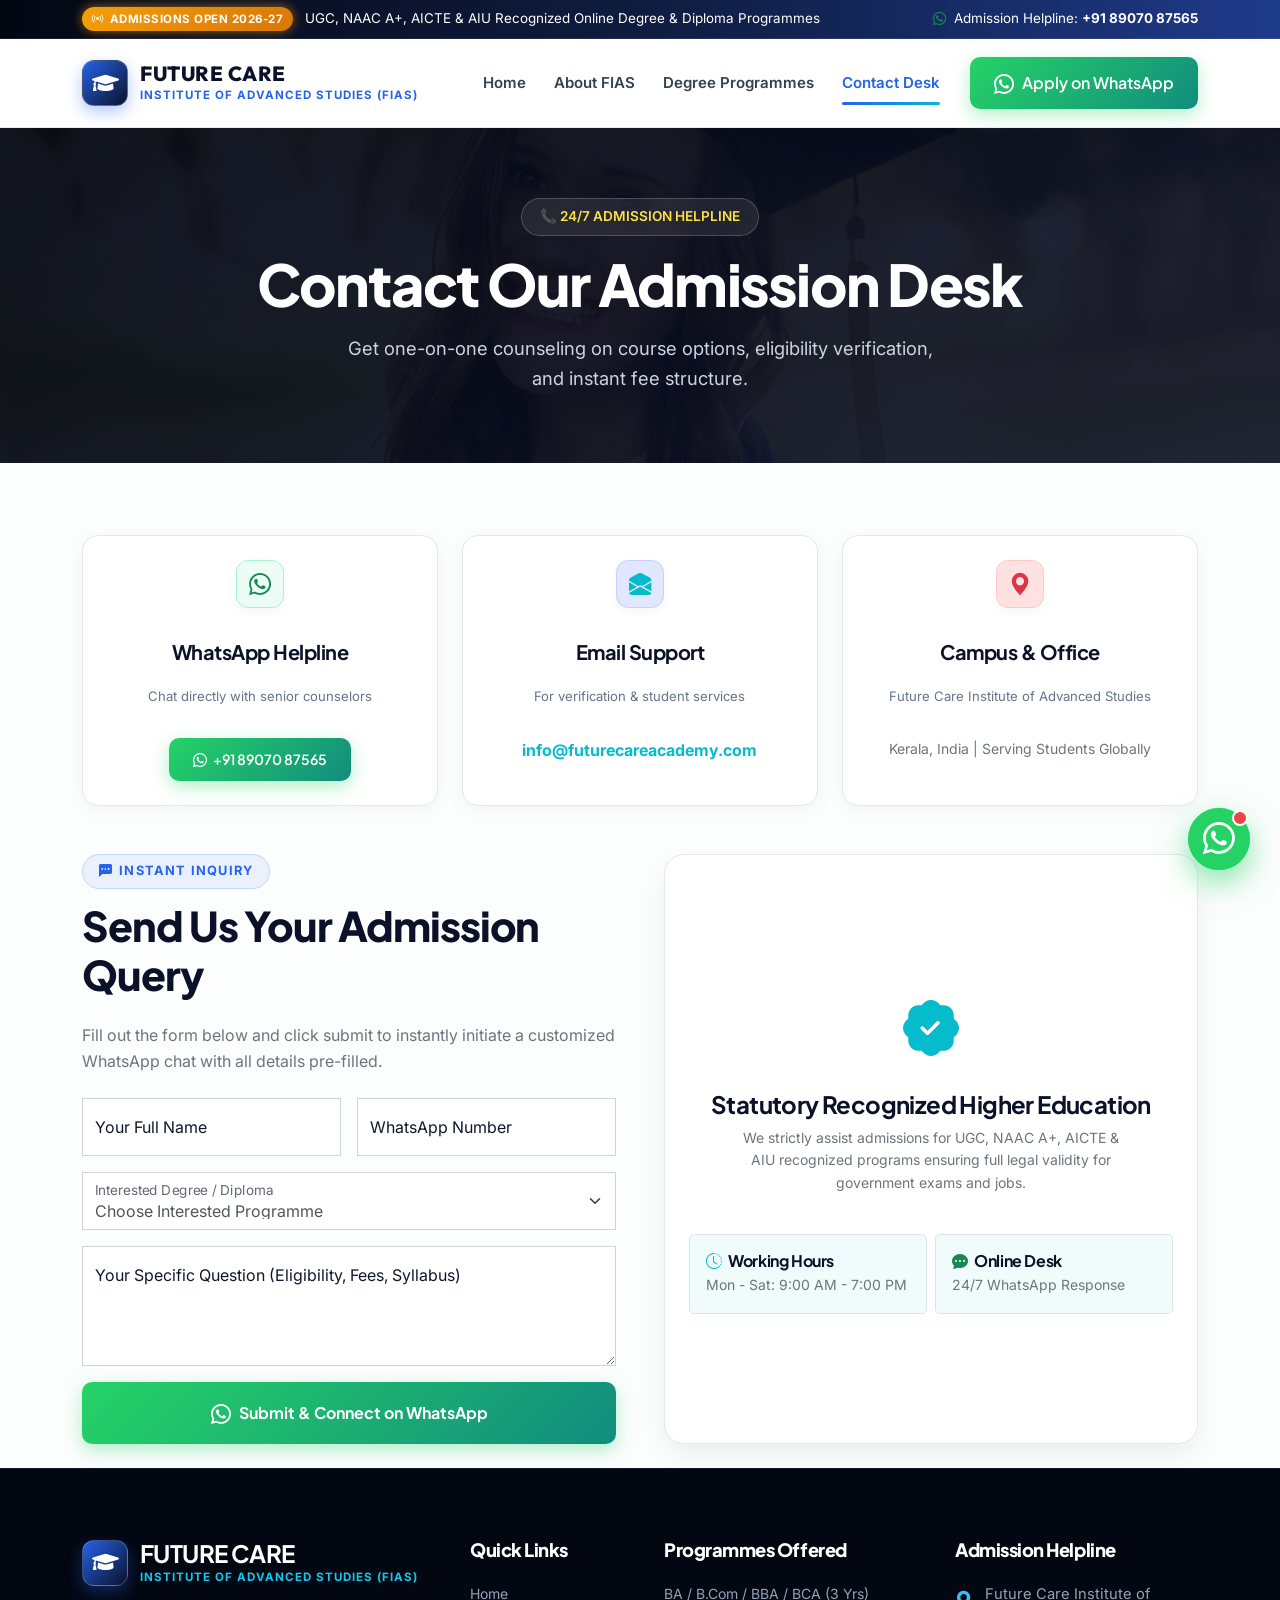
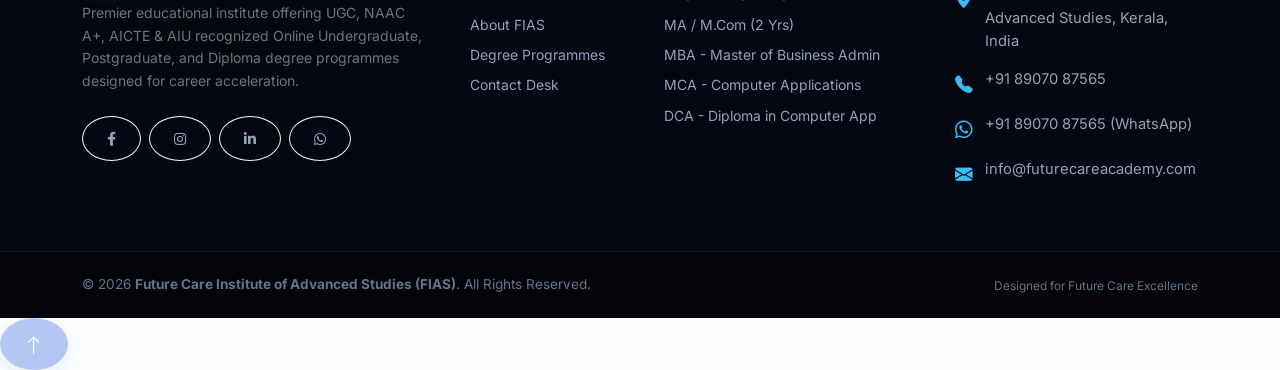
<file: contact.html>
<!DOCTYPE html>
<html lang="en">

<head>
    <meta charset="utf-8">
    <title>Contact Admission Desk | Future Care Institute of Advanced Studies (FIAS)</title>
    <meta content="width=device-width, initial-scale=1.0" name="viewport">
    <meta content="Contact FIAS, Future Care Institute of Advanced Studies, Online Degree Admission Helpline, WhatsApp Admission" name="keywords">
    <meta content="Get in touch with Future Care Institute of Advanced Studies (FIAS) for UGC, NAAC A+, AICTE & AIU recognized Online UG, PG, and Diploma admission guidance." name="description">

    <!-- Favicon -->
    <link href="img/favicon.ico" rel="icon">

    <!-- Google Web Fonts -->
    <link rel="preconnect" href="https://fonts.googleapis.com">
    <link rel="preconnect" href="https://fonts.gstatic.com" crossorigin>
    <link href="https://fonts.googleapis.com/css2?family=Plus+Jakarta+Sans:wght@400;500;600;700;800&family=Inter:wght@300;400;500;600;700&family=Outfit:wght@500;600;700;800&display=swap" rel="stylesheet">

    <!-- Icon Font Stylesheet -->
    <link href="https://cdnjs.cloudflare.com/ajax/libs/font-awesome/5.15.4/css/all.min.css" rel="stylesheet">
    <link href="https://cdn.jsdelivr.net/npm/bootstrap-icons@1.11.0/font/bootstrap-icons.css" rel="stylesheet">

    <!-- Libraries Stylesheet -->
    <link href="lib/animate/animate.min.css" rel="stylesheet">
    <link href="lib/owlcarousel/assets/owl.carousel.min.css" rel="stylesheet">

    <!-- Customized Bootstrap Stylesheet -->
    <link href="css/bootstrap.min.css" rel="stylesheet">

    <!-- Template Stylesheet -->
    <link href="css/style.css" rel="stylesheet">
</head>

<body>
    <!-- Spinner Start -->
    <div id="spinner" class="show bg-white position-fixed translate-middle w-100 vh-100 top-50 start-50 d-flex align-items-center justify-content-center">
        <div class="spinner-border text-primary" style="width: 3rem; height: 3rem;" role="status">
            <span class="visually-hidden">Loading Contact Desk...</span>
        </div>
    </div>
    <!-- Spinner End -->

    <!-- Top Announcement Strip -->
    <div class="top-notice-bar d-none d-md-block">
        <div class="container d-flex justify-content-between align-items-center">
            <div>
                <span class="pulse-badge me-2"><i class="bi bi-broadcast"></i> ADMISSIONS OPEN 2026-27</span>
                <span>UGC, NAAC A+, AICTE & AIU Recognized Online Degree & Diploma Programmes</span>
            </div>
            <div>
                <a href="https://wa.me/+918907087565?text=Hello%20FIAS%20Admissions,%20I%20want%20information%20regarding%20Degree%20Admissions" target="_blank" class="text-white text-decoration-none">
                    <i class="bi bi-whatsapp text-success me-1"></i> Admission Helpline: <strong>+91 89070 87565</strong>
                </a>
            </div>
        </div>
    </div>

    <!-- Navbar Start -->
    <nav class="navbar navbar-expand-lg navbar-custom sticky-top p-0">
        <div class="container py-2">
            <a href="index.html" class="navbar-brand-logo text-decoration-none">
                <div class="brand-icon-box">
                    <i class="fa fa-graduation-cap"></i>
                </div>
                <div>
                    <h1 class="brand-title">FUTURE CARE</h1>
                    <p class="brand-subtitle">Institute of Advanced Studies (FIAS)</p>
                </div>
            </a>
            <button type="button" class="navbar-toggler me-2 border-0" data-bs-toggle="collapse" data-bs-target="#navbarCollapse">
                <i class="fa fa-bars text-primary fs-3"></i>
            </button>
            <div class="collapse navbar-collapse" id="navbarCollapse">
                <div class="navbar-nav ms-auto py-3 py-lg-0 align-items-lg-center">
                    <a href="index.html" class="nav-item nav-link">Home</a>
                    <a href="about.html" class="nav-item nav-link">About FIAS</a>
                    <a href="courses.html" class="nav-item nav-link">Degree Programmes</a>
                    <a href="contact.html" class="nav-item nav-link active">Contact Desk</a>
                </div>
                <div class="d-flex align-items-center ms-lg-3 my-2 my-lg-0">
                    <a href="https://wa.me/+918907087565?text=Hello%20FIAS,%20I%20would%20like%20to%20apply%20for%20an%20Online%20Degree%20Programme" target="_blank" class="btn btn-whatsapp d-flex align-items-center gap-2">
                        <i class="bi bi-whatsapp fs-5"></i>
                        <span>Apply on WhatsApp</span>
                    </a>
                </div>
            </div>
        </div>
    </nav>
    <!-- Navbar End -->

    <!-- Header Start -->
    <div class="container-fluid page-header-pro mb-5">
        <div class="container text-center text-white">
            <span class="hero-pill-tag mb-3">📞 24/7 ADMISSION HELPLINE</span>
            <h1 class="hero-title-fluid text-white mb-3">Contact Our Admission Desk</h1>
            <p class="hero-lead-text mx-auto mb-0">
                Get one-on-one counseling on course options, eligibility verification, and instant fee structure.
            </p>
        </div>
    </div>
    <!-- Header End -->

    <!-- Contact Start -->
    <div class="container-xxl py-4">
        <div class="container">
            <div class="row g-4 mb-5">
                <div class="col-md-4">
                    <div class="recognition-card-pro p-4 text-center flex-column">
                        <div class="recog-icon-wrapper icon-aiu mx-auto mb-3">
                            <i class="bi bi-whatsapp text-success"></i>
                        </div>
                        <h5 class="fw-bold">WhatsApp Helpline</h5>
                        <p class="mb-3">Chat directly with senior counselors</p>
                        <a href="https://wa.me/+918907087565?text=Hello%20FIAS,%20I%20need%20admission%20details" target="_blank" class="btn btn-sm btn-whatsapp">
                            <i class="bi bi-whatsapp me-1"></i> +91 89070 87565
                        </a>
                    </div>
                </div>
                <div class="col-md-4">
                    <div class="recognition-card-pro p-4 text-center flex-column">
                        <div class="recog-icon-wrapper icon-aicte mx-auto mb-3">
                            <i class="bi bi-envelope-open-fill text-primary"></i>
                        </div>
                        <h5 class="fw-bold">Email Support</h5>
                        <p class="mb-3">For verification & student services</p>
                        <a href="mailto:info@futurecareacademy.com" class="text-primary fw-bold text-decoration-none">
                            info@futurecareacademy.com
                        </a>
                    </div>
                </div>
                <div class="col-md-4">
                    <div class="recognition-card-pro p-4 text-center flex-column">
                        <div class="recog-icon-wrapper icon-ugc mx-auto mb-3">
                            <i class="bi bi-geo-alt-fill text-danger"></i>
                        </div>
                        <h5 class="fw-bold">Campus & Office</h5>
                        <p class="mb-3">Future Care Institute of Advanced Studies</p>
                        <span class="small text-muted">Kerala, India | Serving Students Globally</span>
                    </div>
                </div>
            </div>

            <div class="row g-5">
                <div class="col-lg-6">
                    <span class="section-tag-pro"><i class="bi bi-chat-left-dots-fill"></i> INSTANT INQUIRY</span>
                    <h2 class="section-title-fluid mb-4">Send Us Your Admission Query</h2>
                    <p class="text-muted mb-4">
                        Fill out the form below and click submit to instantly initiate a customized WhatsApp chat with all details pre-filled.
                    </p>
                    <form id="contactInquiryForm">
                        <div class="row g-3">
                            <div class="col-md-6">
                                <div class="form-floating">
                                    <input type="text" class="form-control" id="inquiryName" placeholder="Your Name" required>
                                    <label for="inquiryName">Your Full Name</label>
                                </div>
                            </div>
                            <div class="col-md-6">
                                <div class="form-floating">
                                    <input type="tel" class="form-control" id="inquiryPhone" placeholder="Your Phone" required>
                                    <label for="inquiryPhone">WhatsApp Number</label>
                                </div>
                            </div>
                            <div class="col-12">
                                <div class="form-floating">
                                    <select class="form-select" id="modalProgramSelect" required>
                                        <option value="" selected disabled>Choose Interested Programme</option>
                                        <optgroup label="Undergraduate (UG - 3 Years)">
                                            <option value="BA (3 Years)">BA - Bachelor of Arts (3 Years)</option>
                                            <option value="B.Com (3 Years)">B.Com - Bachelor of Commerce (3 Years)</option>
                                            <option value="BBA (3 Years)">BBA - Business Administration (3 Years)</option>
                                            <option value="BCA (3 Years)">BCA - Computer Applications (3 Years)</option>
                                        </optgroup>
                                        <optgroup label="Postgraduate (PG - 2 Years)">
                                            <option value="MA (2 Years)">MA - Master of Arts (2 Years)</option>
                                            <option value="M.Com (2 Years)">M.Com - Master of Commerce (2 Years)</option>
                                            <option value="MBA (2 Years)">MBA - Business Administration (2 Years)</option>
                                            <option value="MCA (2 Years)">MCA - Computer Applications (2 Years)</option>
                                        </optgroup>
                                        <optgroup label="Diploma Programmes">
                                            <option value="Diploma in Computer Application (2 Years)">DCA - Diploma in Computer Application (2 Years)</option>
                                        </optgroup>
                                    </select>
                                    <label for="modalProgramSelect">Interested Degree / Diploma</label>
                                </div>
                            </div>
                            <div class="col-12">
                                <div class="form-floating">
                                    <textarea class="form-control" placeholder="Leave a message here" id="inquiryMessage" style="height: 120px"></textarea>
                                    <label for="inquiryMessage">Your Specific Question (Eligibility, Fees, Syllabus)</label>
                                </div>
                            </div>
                            <div class="col-12">
                                <button class="btn btn-whatsapp w-100 py-3 fw-bold fs-6 d-flex align-items-center justify-content-center gap-2" type="submit">
                                    <i class="bi bi-whatsapp fs-5"></i> Submit & Connect on WhatsApp
                                </button>
                            </div>
                        </div>
                    </form>
                </div>
                <div class="col-lg-6">
                    <div class="comparison-matrix-card p-4 h-100 d-flex flex-column justify-content-center text-center">
                        <div class="mb-4">
                            <i class="bi bi-patch-check-fill text-primary" style="font-size: 3.5rem;"></i>
                            <h4 class="fw-bold mt-3">Statutory Recognized Higher Education</h4>
                            <p class="text-muted small mx-auto" style="max-width: 400px;">
                                We strictly assist admissions for UGC, NAAC A+, AICTE & AIU recognized programs ensuring full legal validity for government exams and jobs.
                            </p>
                        </div>
                        <div class="row g-2">
                            <div class="col-6">
                                <div class="p-3 bg-light rounded-3 text-start border">
                                    <h6 class="fw-bold mb-1"><i class="bi bi-clock-history text-primary me-1"></i> Working Hours</h6>
                                    <p class="small text-muted mb-0">Mon - Sat: 9:00 AM - 7:00 PM</p>
                                </div>
                            </div>
                            <div class="col-6">
                                <div class="p-3 bg-light rounded-3 text-start border">
                                    <h6 class="fw-bold mb-1"><i class="bi bi-chat-dots-fill text-success me-1"></i> Online Desk</h6>
                                    <p class="small text-muted mb-0">24/7 WhatsApp Response</p>
                                </div>
                            </div>
                        </div>
                    </div>
                </div>
            </div>
        </div>
    </div>
    <!-- Contact End -->

    <!-- Footer Start -->
    <footer class="footer-fias">
        <div class="container pb-5">
            <div class="row g-5">
                <div class="col-lg-4 col-md-6">
                    <div class="navbar-brand-logo text-decoration-none mb-3">
                        <div class="brand-icon-box">
                            <i class="fa fa-graduation-cap"></i>
                        </div>
                        <div>
                            <h4 class="text-white fw-bold m-0">FUTURE CARE</h4>
                            <p class="brand-subtitle text-info">Institute of Advanced Studies (FIAS)</p>
                        </div>
                    </div>
                    <p class="small text-muted mb-4">
                        Premier educational institute offering UGC, NAAC A+, AICTE & AIU recognized Online Undergraduate, Postgraduate, and Diploma degree programmes designed for career acceleration.
                    </p>
                    <div class="d-flex gap-2">
                        <a class="btn btn-sm btn-outline-light rounded-circle" href="#"><i class="fab fa-facebook-f"></i></a>
                        <a class="btn btn-sm btn-outline-light rounded-circle" href="#"><i class="fab fa-instagram"></i></a>
                        <a class="btn btn-sm btn-outline-light rounded-circle" href="#"><i class="fab fa-linkedin-in"></i></a>
                        <a class="btn btn-sm btn-outline-light rounded-circle" href="https://wa.me/+918907087565" target="_blank"><i class="fab fa-whatsapp"></i></a>
                    </div>
                </div>
                <div class="col-lg-2 col-md-6">
                    <h5>Quick Links</h5>
                    <ul class="list-unstyled small">
                        <li class="mb-2"><a href="index.html">Home</a></li>
                        <li class="mb-2"><a href="about.html">About FIAS</a></li>
                        <li class="mb-2"><a href="courses.html">Degree Programmes</a></li>
                        <li class="mb-2"><a href="contact.html">Contact Desk</a></li>
                    </ul>
                </div>
                <div class="col-lg-3 col-md-6">
                    <h5>Programmes Offered</h5>
                    <ul class="list-unstyled small">
                        <li class="mb-2"><a href="courses.html">BA / B.Com / BBA / BCA (3 Yrs)</a></li>
                        <li class="mb-2"><a href="courses.html">MA / M.Com (2 Yrs)</a></li>
                        <li class="mb-2"><a href="courses.html">MBA - Master of Business Admin</a></li>
                        <li class="mb-2"><a href="courses.html">MCA - Computer Applications</a></li>
                        <li class="mb-2"><a href="courses.html">DCA - Diploma in Computer App</a></li>
                    </ul>
                </div>
                <div class="col-lg-3 col-md-6">
                    <h5>Admission Helpline</h5>
                    <div class="footer-contact-item">
                        <i class="bi bi-geo-alt-fill"></i>
                        <span>Future Care Institute of Advanced Studies, Kerala, India</span>
                    </div>
                    <div class="footer-contact-item">
                        <i class="bi bi-telephone-fill"></i>
                        <span>+91 89070 87565</span>
                    </div>
                    <div class="footer-contact-item">
                        <i class="bi bi-whatsapp"></i>
                        <span>+91 89070 87565 (WhatsApp)</span>
                    </div>
                    <div class="footer-contact-item">
                        <i class="bi bi-envelope-fill"></i>
                        <span>info@futurecareacademy.com</span>
                    </div>
                </div>
            </div>
        </div>
        <div class="footer-bottom">
            <div class="container d-flex flex-column flex-md-row justify-content-between align-items-center gap-2">
                <div>
                    &copy; 2026 <strong>Future Care Institute of Advanced Studies (FIAS)</strong>. All Rights Reserved.
                </div>
                <div class="small">
                    Designed for Future Care Excellence
                </div>
            </div>
        </div>
    </footer>
    <!-- Footer End -->

    <!-- Floating WhatsApp Assistance Button -->
    <a href="https://wa.me/+918907087565?text=Hello%20FIAS%20Admissions,%20I%20need%20information%20about%20your%20degree%20courses" target="_blank" class="floating-whatsapp-btn" title="Chat on WhatsApp">
        <div class="whatsapp-unread-dot"></div>
        <div class="floating-whatsapp-pulse"></div>
        <i class="bi bi-whatsapp"></i>
    </a>

    <!-- Back to Top -->
    <a href="#" class="btn btn-lg btn-primary btn-lg-square back-to-top" style="border-radius: 50%;"><i class="bi bi-arrow-up"></i></a>

    <!-- JavaScript Libraries -->
    <script src="https://code.jquery.com/jquery-3.6.0.min.js"></script>
    <script src="https://cdn.jsdelivr.net/npm/bootstrap@5.3.0/dist/js/bootstrap.bundle.min.js"></script>
    <script src="lib/wow/wow.min.js"></script>
    <script src="lib/easing/easing.min.js"></script>
    <script src="lib/waypoints/waypoints.min.js"></script>
    <script src="lib/owlcarousel/owl.carousel.min.js"></script>

    <!-- Template Javascript -->
    <script src="js/main.js"></script>
</body>

</html>
</file>
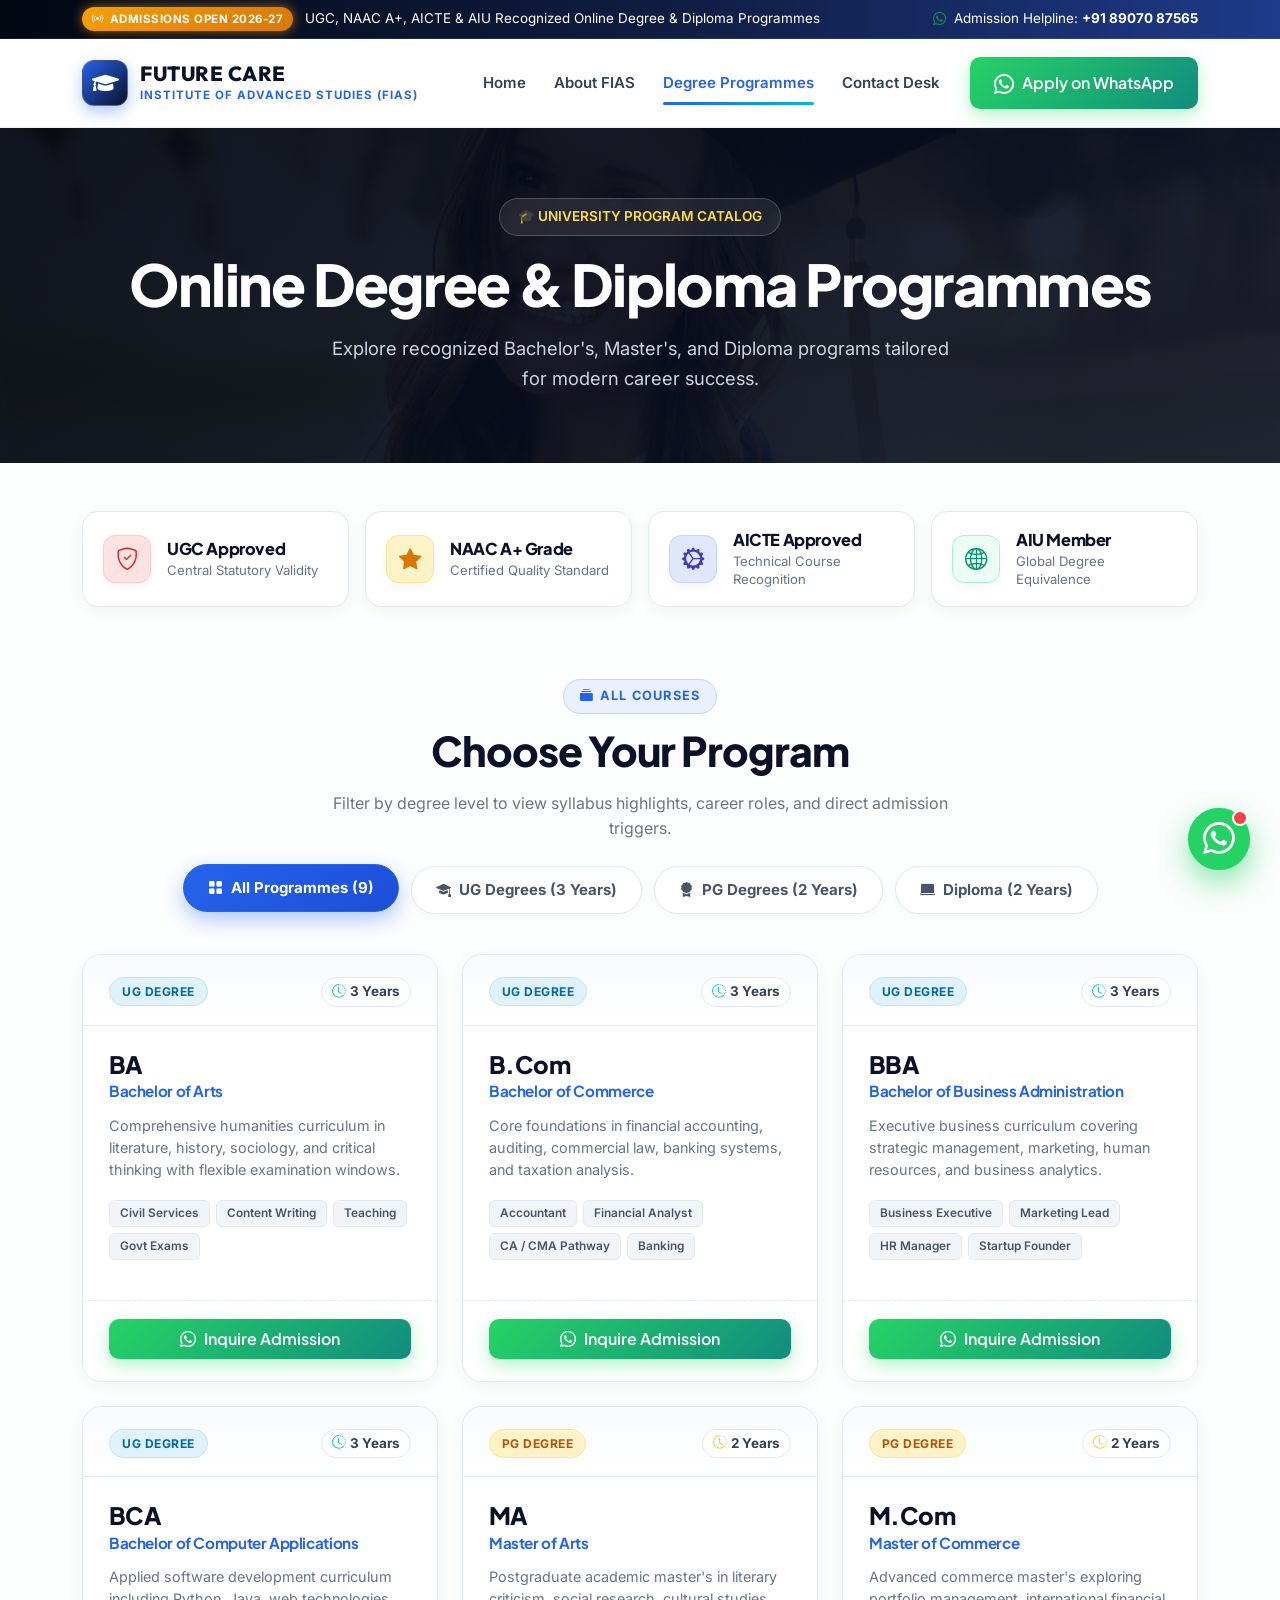
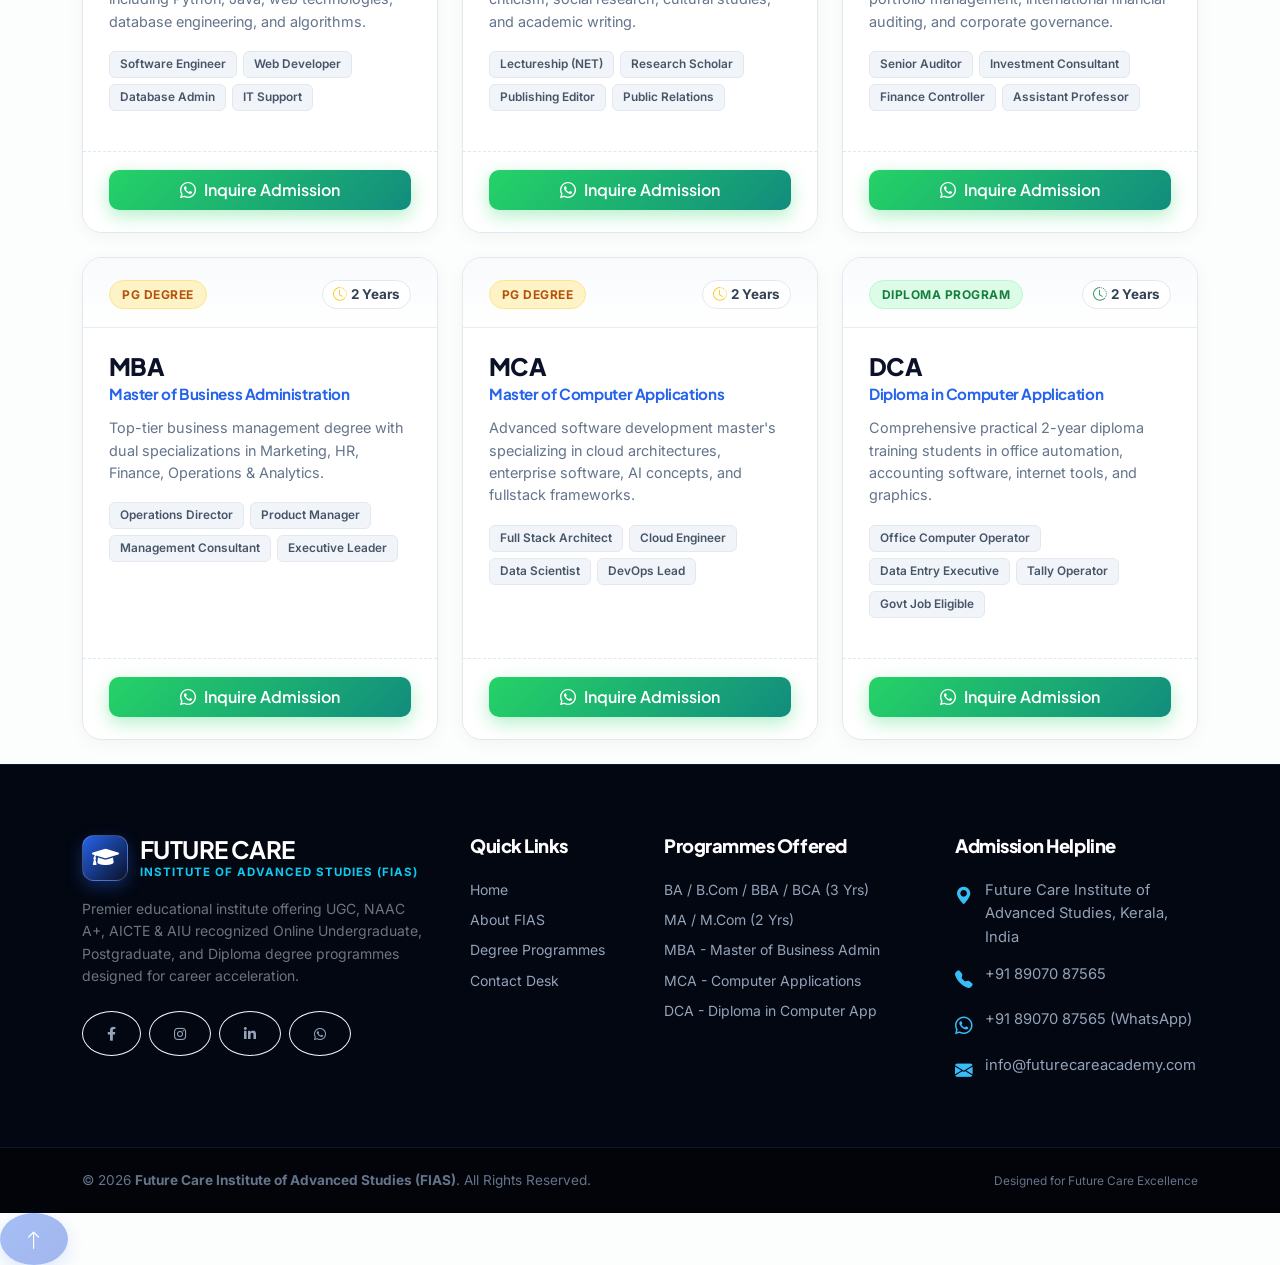
<file: courses.html>
<!DOCTYPE html>
<html lang="en">

<head>
    <meta charset="utf-8">
    <title>Degree & Diploma Catalog | Future Care Institute of Advanced Studies (FIAS)</title>
    <meta content="width=device-width, initial-scale=1.0" name="viewport">
    <meta content="UG, PG, Diploma, BA, BCom, BBA, BCA, MA, MCom, MBA, MCA, DCA, UGC Approved Online Degree FIAS" name="keywords">
    <meta content="Explore UGC, NAAC A+, AICTE & AIU recognized Online Undergraduate, Postgraduate and Diploma degree programmes at Future Care Institute of Advanced Studies (FIAS)." name="description">

    <!-- Favicon -->
    <link href="img/favicon.ico" rel="icon">

    <!-- Google Web Fonts -->
    <link rel="preconnect" href="https://fonts.googleapis.com">
    <link rel="preconnect" href="https://fonts.gstatic.com" crossorigin>
    <link href="https://fonts.googleapis.com/css2?family=Plus+Jakarta+Sans:wght@400;500;600;700;800&family=Inter:wght@300;400;500;600;700&family=Outfit:wght@500;600;700;800&display=swap" rel="stylesheet">

    <!-- Icon Font Stylesheet -->
    <link href="https://cdnjs.cloudflare.com/ajax/libs/font-awesome/5.15.4/css/all.min.css" rel="stylesheet">
    <link href="https://cdn.jsdelivr.net/npm/bootstrap-icons@1.11.0/font/bootstrap-icons.css" rel="stylesheet">

    <!-- Libraries Stylesheet -->
    <link href="lib/animate/animate.min.css" rel="stylesheet">
    <link href="lib/owlcarousel/assets/owl.carousel.min.css" rel="stylesheet">

    <!-- Customized Bootstrap Stylesheet -->
    <link href="css/bootstrap.min.css" rel="stylesheet">

    <!-- Template Stylesheet -->
    <link href="css/style.css" rel="stylesheet">
</head>

<body>
    <!-- Spinner Start -->
    <div id="spinner" class="show bg-white position-fixed translate-middle w-100 vh-100 top-50 start-50 d-flex align-items-center justify-content-center">
        <div class="spinner-border text-primary" style="width: 3rem; height: 3rem;" role="status">
            <span class="visually-hidden">Loading Course Catalog...</span>
        </div>
    </div>
    <!-- Spinner End -->

    <!-- Top Announcement Strip -->
    <div class="top-notice-bar d-none d-md-block">
        <div class="container d-flex justify-content-between align-items-center">
            <div>
                <span class="pulse-badge me-2"><i class="bi bi-broadcast"></i> ADMISSIONS OPEN 2026-27</span>
                <span>UGC, NAAC A+, AICTE & AIU Recognized Online Degree & Diploma Programmes</span>
            </div>
            <div>
                <a href="https://wa.me/+918907087565?text=Hello%20FIAS%20Admissions,%20I%20want%20information%20regarding%20Degree%20Admissions" target="_blank" class="text-white text-decoration-none">
                    <i class="bi bi-whatsapp text-success me-1"></i> Admission Helpline: <strong>+91 89070 87565</strong>
                </a>
            </div>
        </div>
    </div>

    <!-- Navbar Start -->
    <nav class="navbar navbar-expand-lg navbar-custom sticky-top p-0">
        <div class="container py-2">
            <a href="index.html" class="navbar-brand-logo text-decoration-none">
                <div class="brand-icon-box">
                    <i class="fa fa-graduation-cap"></i>
                </div>
                <div>
                    <h1 class="brand-title">FUTURE CARE</h1>
                    <p class="brand-subtitle">Institute of Advanced Studies (FIAS)</p>
                </div>
            </a>
            <button type="button" class="navbar-toggler me-2 border-0" data-bs-toggle="collapse" data-bs-target="#navbarCollapse">
                <i class="fa fa-bars text-primary fs-3"></i>
            </button>
            <div class="collapse navbar-collapse" id="navbarCollapse">
                <div class="navbar-nav ms-auto py-3 py-lg-0 align-items-lg-center">
                    <a href="index.html" class="nav-item nav-link">Home</a>
                    <a href="about.html" class="nav-item nav-link">About FIAS</a>
                    <a href="courses.html" class="nav-item nav-link active">Degree Programmes</a>
                    <a href="contact.html" class="nav-item nav-link">Contact Desk</a>
                </div>
                <div class="d-flex align-items-center ms-lg-3 my-2 my-lg-0">
                    <a href="https://wa.me/+918907087565?text=Hello%20FIAS,%20I%20would%20like%20to%20apply%20for%20an%20Online%20Degree%20Programme" target="_blank" class="btn btn-whatsapp d-flex align-items-center gap-2">
                        <i class="bi bi-whatsapp fs-5"></i>
                        <span>Apply on WhatsApp</span>
                    </a>
                </div>
            </div>
        </div>
    </nav>
    <!-- Navbar End -->

    <!-- Header Start -->
    <div class="container-fluid page-header-pro mb-5">
        <div class="container text-center text-white">
            <span class="hero-pill-tag mb-3">🎓 UNIVERSITY PROGRAM CATALOG</span>
            <h1 class="hero-title-fluid text-white mb-3">Online Degree & Diploma Programmes</h1>
            <p class="hero-lead-text mx-auto mb-0">
                Explore recognized Bachelor's, Master's, and Diploma programs tailored for modern career success.
            </p>
        </div>
    </div>
    <!-- Header End -->

    <!-- Recognitions Strip -->
    <div class="container mb-5">
        <div class="row g-3 justify-content-center">
            <div class="col-12 col-sm-6 col-lg-3">
                <div class="recognition-card-pro">
                    <div class="recog-icon-wrapper icon-ugc"><i class="bi bi-shield-check"></i></div>
                    <div>
                        <h6>UGC Approved</h6>
                        <p>Central Statutory Validity</p>
                    </div>
                </div>
            </div>
            <div class="col-12 col-sm-6 col-lg-3">
                <div class="recognition-card-pro">
                    <div class="recog-icon-wrapper icon-naac"><i class="bi bi-star-fill"></i></div>
                    <div>
                        <h6>NAAC A+ Grade</h6>
                        <p>Certified Quality Standard</p>
                    </div>
                </div>
            </div>
            <div class="col-12 col-sm-6 col-lg-3">
                <div class="recognition-card-pro">
                    <div class="recog-icon-wrapper icon-aicte"><i class="bi bi-gear-wide-connected"></i></div>
                    <div>
                        <h6>AICTE Approved</h6>
                        <p>Technical Course Recognition</p>
                    </div>
                </div>
            </div>
            <div class="col-12 col-sm-6 col-lg-3">
                <div class="recognition-card-pro">
                    <div class="recog-icon-wrapper icon-aiu"><i class="bi bi-globe2"></i></div>
                    <div>
                        <h6>AIU Member</h6>
                        <p>Global Degree Equivalence</p>
                    </div>
                </div>
            </div>
        </div>
    </div>

    <!-- Courses Section Start -->
    <div class="container-xxl py-4">
        <div class="container">
            <div class="text-center mb-4">
                <span class="section-tag-pro"><i class="bi bi-collection-fill"></i> ALL COURSES</span>
                <h2 class="section-title-fluid mb-3">Choose Your Program</h2>
                <p class="text-muted mx-auto" style="max-width: 650px;">
                    Filter by degree level to view syllabus highlights, career roles, and direct admission triggers.
                </p>
            </div>

            <!-- Course Filter Tabs -->
            <div class="course-filter-nav-pro">
                <button class="filter-btn-pro active" data-filter="all">
                    <i class="bi bi-grid-fill"></i> All Programmes (9)
                </button>
                <button class="filter-btn-pro" data-filter="ug">
                    <i class="bi bi-mortarboard-fill"></i> UG Degrees (3 Years)
                </button>
                <button class="filter-btn-pro" data-filter="pg">
                    <i class="bi bi-award-fill"></i> PG Degrees (2 Years)
                </button>
                <button class="filter-btn-pro" data-filter="diploma">
                    <i class="bi bi-laptop-fill"></i> Diploma (2 Years)
                </button>
            </div>

            <!-- Course Cards Grid -->
            <div class="row g-4" id="courseCardsContainer">

                <!-- 1. BA -->
                <div class="col-lg-4 col-md-6 course-item-col" data-category="ug">
                    <div class="course-card-pro">
                        <div class="course-card-top d-flex justify-content-between align-items-center">
                            <span class="program-level-badge badge-ug-pro">UG Degree</span>
                            <span class="duration-chip"><i class="bi bi-clock-history text-primary"></i> 3 Years</span>
                        </div>
                        <div class="course-card-content">
                            <h3 class="course-code">BA</h3>
                            <h5 class="course-title-sub">Bachelor of Arts</h5>
                            <p class="course-desc-text">
                                Comprehensive humanities curriculum in literature, history, sociology, and critical thinking with flexible examination windows.
                            </p>
                            <div class="career-tags-wrap">
                                <span class="career-tag">Civil Services</span>
                                <span class="career-tag">Content Writing</span>
                                <span class="career-tag">Teaching</span>
                                <span class="career-tag">Govt Exams</span>
                            </div>
                        </div>
                        <div class="course-card-actions">
                            <a href="https://wa.me/+918907087565?text=Hello%20FIAS,%20I%20am%20interested%20in%20BA%20(Bachelor%20of%20Arts)%20Admission" target="_blank" class="btn btn-whatsapp w-100 py-2 d-flex align-items-center justify-content-center gap-2">
                                <i class="bi bi-whatsapp"></i> Inquire Admission
                            </a>
                        </div>
                    </div>
                </div>

                <!-- 2. B.Com -->
                <div class="col-lg-4 col-md-6 course-item-col" data-category="ug">
                    <div class="course-card-pro">
                        <div class="course-card-top d-flex justify-content-between align-items-center">
                            <span class="program-level-badge badge-ug-pro">UG Degree</span>
                            <span class="duration-chip"><i class="bi bi-clock-history text-primary"></i> 3 Years</span>
                        </div>
                        <div class="course-card-content">
                            <h3 class="course-code">B.Com</h3>
                            <h5 class="course-title-sub">Bachelor of Commerce</h5>
                            <p class="course-desc-text">
                                Core foundations in financial accounting, auditing, commercial law, banking systems, and taxation analysis.
                            </p>
                            <div class="career-tags-wrap">
                                <span class="career-tag">Accountant</span>
                                <span class="career-tag">Financial Analyst</span>
                                <span class="career-tag">CA / CMA Pathway</span>
                                <span class="career-tag">Banking</span>
                            </div>
                        </div>
                        <div class="course-card-actions">
                            <a href="https://wa.me/+918907087565?text=Hello%20FIAS,%20I%20am%20interested%20in%20B.Com%20(Bachelor%20of%20Commerce)%20Admission" target="_blank" class="btn btn-whatsapp w-100 py-2 d-flex align-items-center justify-content-center gap-2">
                                <i class="bi bi-whatsapp"></i> Inquire Admission
                            </a>
                        </div>
                    </div>
                </div>

                <!-- 3. BBA -->
                <div class="col-lg-4 col-md-6 course-item-col" data-category="ug">
                    <div class="course-card-pro">
                        <div class="course-card-top d-flex justify-content-between align-items-center">
                            <span class="program-level-badge badge-ug-pro">UG Degree</span>
                            <span class="duration-chip"><i class="bi bi-clock-history text-primary"></i> 3 Years</span>
                        </div>
                        <div class="course-card-content">
                            <h3 class="course-code">BBA</h3>
                            <h5 class="course-title-sub">Bachelor of Business Administration</h5>
                            <p class="course-desc-text">
                                Executive business curriculum covering strategic management, marketing, human resources, and business analytics.
                            </p>
                            <div class="career-tags-wrap">
                                <span class="career-tag">Business Executive</span>
                                <span class="career-tag">Marketing Lead</span>
                                <span class="career-tag">HR Manager</span>
                                <span class="career-tag">Startup Founder</span>
                            </div>
                        </div>
                        <div class="course-card-actions">
                            <a href="https://wa.me/+918907087565?text=Hello%20FIAS,%20I%20am%20interested%20in%20BBA%20(Bachelor%20of%20Business%20Administration)%20Admission" target="_blank" class="btn btn-whatsapp w-100 py-2 d-flex align-items-center justify-content-center gap-2">
                                <i class="bi bi-whatsapp"></i> Inquire Admission
                            </a>
                        </div>
                    </div>
                </div>

                <!-- 4. BCA -->
                <div class="col-lg-4 col-md-6 course-item-col" data-category="ug">
                    <div class="course-card-pro">
                        <div class="course-card-top d-flex justify-content-between align-items-center">
                            <span class="program-level-badge badge-ug-pro">UG Degree</span>
                            <span class="duration-chip"><i class="bi bi-clock-history text-primary"></i> 3 Years</span>
                        </div>
                        <div class="course-card-content">
                            <h3 class="course-code">BCA</h3>
                            <h5 class="course-title-sub">Bachelor of Computer Applications</h5>
                            <p class="course-desc-text">
                                Applied software development curriculum including Python, Java, web technologies, database engineering, and algorithms.
                            </p>
                            <div class="career-tags-wrap">
                                <span class="career-tag">Software Engineer</span>
                                <span class="career-tag">Web Developer</span>
                                <span class="career-tag">Database Admin</span>
                                <span class="career-tag">IT Support</span>
                            </div>
                        </div>
                        <div class="course-card-actions">
                            <a href="https://wa.me/+918907087565?text=Hello%20FIAS,%20I%20am%20interested%20in%20BCA%20(Bachelor%20of%20Computer%20Applications)%20Admission" target="_blank" class="btn btn-whatsapp w-100 py-2 d-flex align-items-center justify-content-center gap-2">
                                <i class="bi bi-whatsapp"></i> Inquire Admission
                            </a>
                        </div>
                    </div>
                </div>

                <!-- 5. MA -->
                <div class="col-lg-4 col-md-6 course-item-col" data-category="pg">
                    <div class="course-card-pro">
                        <div class="course-card-top d-flex justify-content-between align-items-center">
                            <span class="program-level-badge badge-pg-pro">PG Degree</span>
                            <span class="duration-chip"><i class="bi bi-clock-history text-warning"></i> 2 Years</span>
                        </div>
                        <div class="course-card-content">
                            <h3 class="course-code">MA</h3>
                            <h5 class="course-title-sub">Master of Arts</h5>
                            <p class="course-desc-text">
                                Postgraduate academic master's in literary criticism, social research, cultural studies, and academic writing.
                            </p>
                            <div class="career-tags-wrap">
                                <span class="career-tag">Lectureship (NET)</span>
                                <span class="career-tag">Research Scholar</span>
                                <span class="career-tag">Publishing Editor</span>
                                <span class="career-tag">Public Relations</span>
                            </div>
                        </div>
                        <div class="course-card-actions">
                            <a href="https://wa.me/+918907087565?text=Hello%20FIAS,%20I%20am%20interested%20in%20MA%20(Master%20of%20Arts)%20Admission" target="_blank" class="btn btn-whatsapp w-100 py-2 d-flex align-items-center justify-content-center gap-2">
                                <i class="bi bi-whatsapp"></i> Inquire Admission
                            </a>
                        </div>
                    </div>
                </div>

                <!-- 6. M.Com -->
                <div class="col-lg-4 col-md-6 course-item-col" data-category="pg">
                    <div class="course-card-pro">
                        <div class="course-card-top d-flex justify-content-between align-items-center">
                            <span class="program-level-badge badge-pg-pro">PG Degree</span>
                            <span class="duration-chip"><i class="bi bi-clock-history text-warning"></i> 2 Years</span>
                        </div>
                        <div class="course-card-content">
                            <h3 class="course-code">M.Com</h3>
                            <h5 class="course-title-sub">Master of Commerce</h5>
                            <p class="course-desc-text">
                                Advanced commerce master's exploring portfolio management, international financial auditing, and corporate governance.
                            </p>
                            <div class="career-tags-wrap">
                                <span class="career-tag">Senior Auditor</span>
                                <span class="career-tag">Investment Consultant</span>
                                <span class="career-tag">Finance Controller</span>
                                <span class="career-tag">Assistant Professor</span>
                            </div>
                        </div>
                        <div class="course-card-actions">
                            <a href="https://wa.me/+918907087565?text=Hello%20FIAS,%20I%20am%20interested%20in%20M.Com%20(Master%20of%20Commerce)%20Admission" target="_blank" class="btn btn-whatsapp w-100 py-2 d-flex align-items-center justify-content-center gap-2">
                                <i class="bi bi-whatsapp"></i> Inquire Admission
                            </a>
                        </div>
                    </div>
                </div>

                <!-- 7. MBA -->
                <div class="col-lg-4 col-md-6 course-item-col" data-category="pg">
                    <div class="course-card-pro">
                        <div class="course-card-top d-flex justify-content-between align-items-center">
                            <span class="program-level-badge badge-pg-pro">PG Degree</span>
                            <span class="duration-chip"><i class="bi bi-clock-history text-warning"></i> 2 Years</span>
                        </div>
                        <div class="course-card-content">
                            <h3 class="course-code">MBA</h3>
                            <h5 class="course-title-sub">Master of Business Administration</h5>
                            <p class="course-desc-text">
                                Top-tier business management degree with dual specializations in Marketing, HR, Finance, Operations & Analytics.
                            </p>
                            <div class="career-tags-wrap">
                                <span class="career-tag">Operations Director</span>
                                <span class="career-tag">Product Manager</span>
                                <span class="career-tag">Management Consultant</span>
                                <span class="career-tag">Executive Leader</span>
                            </div>
                        </div>
                        <div class="course-card-actions">
                            <a href="https://wa.me/+918907087565?text=Hello%20FIAS,%20I%20am%20interested%20in%20MBA%20(Master%20of%20Business%20Administration)%20Admission" target="_blank" class="btn btn-whatsapp w-100 py-2 d-flex align-items-center justify-content-center gap-2">
                                <i class="bi bi-whatsapp"></i> Inquire Admission
                            </a>
                        </div>
                    </div>
                </div>

                <!-- 8. MCA -->
                <div class="col-lg-4 col-md-6 course-item-col" data-category="pg">
                    <div class="course-card-pro">
                        <div class="course-card-top d-flex justify-content-between align-items-center">
                            <span class="program-level-badge badge-pg-pro">PG Degree</span>
                            <span class="duration-chip"><i class="bi bi-clock-history text-warning"></i> 2 Years</span>
                        </div>
                        <div class="course-card-content">
                            <h3 class="course-code">MCA</h3>
                            <h5 class="course-title-sub">Master of Computer Applications</h5>
                            <p class="course-desc-text">
                                Advanced software development master's specializing in cloud architectures, enterprise software, AI concepts, and fullstack frameworks.
                            </p>
                            <div class="career-tags-wrap">
                                <span class="career-tag">Full Stack Architect</span>
                                <span class="career-tag">Cloud Engineer</span>
                                <span class="career-tag">Data Scientist</span>
                                <span class="career-tag">DevOps Lead</span>
                            </div>
                        </div>
                        <div class="course-card-actions">
                            <a href="https://wa.me/+918907087565?text=Hello%20FIAS,%20I%20am%20interested%20in%20MCA%20(Master%20of%20Computer%20Applications)%20Admission" target="_blank" class="btn btn-whatsapp w-100 py-2 d-flex align-items-center justify-content-center gap-2">
                                <i class="bi bi-whatsapp"></i> Inquire Admission
                            </a>
                        </div>
                    </div>
                </div>

                <!-- 9. DCA (Diploma) -->
                <div class="col-lg-4 col-md-6 course-item-col" data-category="diploma">
                    <div class="course-card-pro">
                        <div class="course-card-top d-flex justify-content-between align-items-center">
                            <span class="program-level-badge badge-diploma-pro">Diploma Program</span>
                            <span class="duration-chip"><i class="bi bi-clock-history text-success"></i> 2 Years</span>
                        </div>
                        <div class="course-card-content">
                            <h3 class="course-code">DCA</h3>
                            <h5 class="course-title-sub">Diploma in Computer Application</h5>
                            <p class="course-desc-text">
                                Comprehensive practical 2-year diploma training students in office automation, accounting software, internet tools, and graphics.
                            </p>
                            <div class="career-tags-wrap">
                                <span class="career-tag">Office Computer Operator</span>
                                <span class="career-tag">Data Entry Executive</span>
                                <span class="career-tag">Tally Operator</span>
                                <span class="career-tag">Govt Job Eligible</span>
                            </div>
                        </div>
                        <div class="course-card-actions">
                            <a href="https://wa.me/+918907087565?text=Hello%20FIAS,%20I%20am%20interested%20in%20Diploma%20in%20Computer%20Application%20(DCA)%20Admission" target="_blank" class="btn btn-whatsapp w-100 py-2 d-flex align-items-center justify-content-center gap-2">
                                <i class="bi bi-whatsapp"></i> Inquire Admission
                            </a>
                        </div>
                    </div>
                </div>

            </div>
        </div>
    </div>
    <!-- Courses Section End -->

    <!-- Footer Start -->
    <footer class="footer-fias">
        <div class="container pb-5">
            <div class="row g-5">
                <div class="col-lg-4 col-md-6">
                    <div class="navbar-brand-logo text-decoration-none mb-3">
                        <div class="brand-icon-box">
                            <i class="fa fa-graduation-cap"></i>
                        </div>
                        <div>
                            <h4 class="text-white fw-bold m-0">FUTURE CARE</h4>
                            <p class="brand-subtitle text-info">Institute of Advanced Studies (FIAS)</p>
                        </div>
                    </div>
                    <p class="small text-muted mb-4">
                        Premier educational institute offering UGC, NAAC A+, AICTE & AIU recognized Online Undergraduate, Postgraduate, and Diploma degree programmes designed for career acceleration.
                    </p>
                    <div class="d-flex gap-2">
                        <a class="btn btn-sm btn-outline-light rounded-circle" href="#"><i class="fab fa-facebook-f"></i></a>
                        <a class="btn btn-sm btn-outline-light rounded-circle" href="#"><i class="fab fa-instagram"></i></a>
                        <a class="btn btn-sm btn-outline-light rounded-circle" href="#"><i class="fab fa-linkedin-in"></i></a>
                        <a class="btn btn-sm btn-outline-light rounded-circle" href="https://wa.me/+918907087565" target="_blank"><i class="fab fa-whatsapp"></i></a>
                    </div>
                </div>
                <div class="col-lg-2 col-md-6">
                    <h5>Quick Links</h5>
                    <ul class="list-unstyled small">
                        <li class="mb-2"><a href="index.html">Home</a></li>
                        <li class="mb-2"><a href="about.html">About FIAS</a></li>
                        <li class="mb-2"><a href="courses.html">Degree Programmes</a></li>
                        <li class="mb-2"><a href="contact.html">Contact Desk</a></li>
                    </ul>
                </div>
                <div class="col-lg-3 col-md-6">
                    <h5>Programmes Offered</h5>
                    <ul class="list-unstyled small">
                        <li class="mb-2"><a href="courses.html">BA / B.Com / BBA / BCA (3 Yrs)</a></li>
                        <li class="mb-2"><a href="courses.html">MA / M.Com (2 Yrs)</a></li>
                        <li class="mb-2"><a href="courses.html">MBA - Master of Business Admin</a></li>
                        <li class="mb-2"><a href="courses.html">MCA - Computer Applications</a></li>
                        <li class="mb-2"><a href="courses.html">DCA - Diploma in Computer App</a></li>
                    </ul>
                </div>
                <div class="col-lg-3 col-md-6">
                    <h5>Admission Helpline</h5>
                    <div class="footer-contact-item">
                        <i class="bi bi-geo-alt-fill"></i>
                        <span>Future Care Institute of Advanced Studies, Kerala, India</span>
                    </div>
                    <div class="footer-contact-item">
                        <i class="bi bi-telephone-fill"></i>
                        <span>+91 89070 87565</span>
                    </div>
                    <div class="footer-contact-item">
                        <i class="bi bi-whatsapp"></i>
                        <span>+91 89070 87565 (WhatsApp)</span>
                    </div>
                    <div class="footer-contact-item">
                        <i class="bi bi-envelope-fill"></i>
                        <span>info@futurecareacademy.com</span>
                    </div>
                </div>
            </div>
        </div>
        <div class="footer-bottom">
            <div class="container d-flex flex-column flex-md-row justify-content-between align-items-center gap-2">
                <div>
                    &copy; 2026 <strong>Future Care Institute of Advanced Studies (FIAS)</strong>. All Rights Reserved.
                </div>
                <div class="small">
                    Designed for Future Care Excellence
                </div>
            </div>
        </div>
    </footer>
    <!-- Footer End -->

    <!-- Floating WhatsApp Assistance Button -->
    <a href="https://wa.me/+918907087565?text=Hello%20FIAS%20Admissions,%20I%20need%20information%20about%20your%20degree%20courses" target="_blank" class="floating-whatsapp-btn" title="Chat on WhatsApp">
        <div class="whatsapp-unread-dot"></div>
        <div class="floating-whatsapp-pulse"></div>
        <i class="bi bi-whatsapp"></i>
    </a>

    <!-- Back to Top -->
    <a href="#" class="btn btn-lg btn-primary btn-lg-square back-to-top" style="border-radius: 50%;"><i class="bi bi-arrow-up"></i></a>

    <!-- JavaScript Libraries -->
    <script src="https://code.jquery.com/jquery-3.6.0.min.js"></script>
    <script src="https://cdn.jsdelivr.net/npm/bootstrap@5.3.0/dist/js/bootstrap.bundle.min.js"></script>
    <script src="lib/wow/wow.min.js"></script>
    <script src="lib/easing/easing.min.js"></script>
    <script src="lib/waypoints/waypoints.min.js"></script>
    <script src="lib/owlcarousel/owl.carousel.min.js"></script>

    <!-- Template Javascript -->
    <script src="js/main.js"></script>
</body>

</html>
</file>
<file: css/style.css>
/********** FUTURE CARE INSTITUTE OF ADVANCED STUDIES (FIAS) **********/
/* Ultra-Premium Pro University Portal Design System */

@import url('https://fonts.googleapis.com/css2?family=Plus+Jakarta+Sans:ital,wght@0,300;0,400;0,500;0,600;0,700;0,800;1,400&family=Inter:wght@300;400;500;600;700&family=Outfit:wght@400;500;600;700;800&display=swap');

:root {
    /* Core University Palette */
    --fias-obsidian: #030712;
    --fias-midnight: #0a1128;
    --fias-navy: #0f1c3f;
    --fias-navy-surface: #15244f;
    
    /* Vibrant Digital Accents */
    --fias-primary: #2563eb;
    --fias-primary-glow: rgba(37, 99, 235, 0.4);
    --fias-cyan: #06b6d4;
    --fias-cyan-glow: rgba(6, 182, 212, 0.4);
    --fias-indigo: #4f46e5;
    --fias-gold: #f59e0b;
    --fias-gold-light: #fef3c7;
    --fias-emerald: #10b981;
    --fias-emerald-light: #ecfdf5;

    /* Neutrals & Surfaces */
    --fias-bg-light: #f8fafc;
    --fias-card-bg: #ffffff;
    --fias-border: #e2e8f0;
    --fias-border-light: rgba(226, 232, 240, 0.7);
    --fias-text-main: #0f172a;
    --fias-text-muted: #64748b;
    --fias-text-light: #94a3b8;

    /* Elevations & Shadows */
    --fias-shadow-subtle: 0 4px 20px -2px rgba(15, 23, 42, 0.05);
    --fias-shadow-md: 0 12px 30px -4px rgba(15, 23, 42, 0.08);
    --fias-shadow-lg: 0 20px 45px -8px rgba(15, 23, 42, 0.12);
    --fias-shadow-glow: 0 20px 40px -10px rgba(37, 99, 235, 0.35);
    --fias-shadow-gold: 0 10px 25px -5px rgba(245, 158, 11, 0.3);

    /* Glass Tokens */
    --fias-glass-bg: rgba(255, 255, 255, 0.85);
    --fias-glass-dark: rgba(10, 17, 40, 0.85);
    --fias-glass-border: rgba(255, 255, 255, 0.2);

    /* Legacy Compatibility */
    --primary: var(--fias-primary);
    --light: var(--fias-bg-light);
    --dark: var(--fias-midnight);
}

/* Base & Typography */
* {
    box-sizing: border-box;
}

html {
    scroll-behavior: smooth;
}

body {
    font-family: 'Inter', sans-serif;
    color: var(--fias-text-main);
    background-color: #fcfdfd;
    overflow-x: hidden;
    line-height: 1.6;
}

h1, h2, h3, h4, h5, h6, .brand-font {
    font-family: 'Plus Jakarta Sans', sans-serif;
    font-weight: 700;
    color: var(--fias-midnight);
    letter-spacing: -0.025em;
}

/* Fluid Heading Scales */
.hero-title-fluid {
    font-size: clamp(2.2rem, 4.5vw, 3.6rem);
    font-weight: 800;
    line-height: 1.12;
    letter-spacing: -0.03em;
}

.section-title-fluid {
    font-size: clamp(1.8rem, 3.2vw, 2.6rem);
    font-weight: 800;
    line-height: 1.2;
}

/* Subtle Animated Mesh Background */
.animated-mesh-gradient {
    background: linear-gradient(135deg, #030712 0%, #0a1128 40%, #0c1a40 75%, #071330 100%);
    position: relative;
}

.animated-mesh-gradient::before {
    content: '';
    position: absolute;
    top: 0; left: 0; right: 0; bottom: 0;
    background: radial-gradient(circle at 80% 20%, rgba(37, 99, 235, 0.25) 0%, transparent 50%),
                radial-gradient(circle at 20% 80%, rgba(6, 182, 212, 0.2) 0%, transparent 45%),
                radial-gradient(circle at 50% 50%, rgba(245, 158, 11, 0.12) 0%, transparent 60%);
    pointer-events: none;
    animation: meshPulse 12s ease-in-out infinite alternate;
}

@keyframes meshPulse {
    0% { transform: scale(1) rotate(0deg); opacity: 0.8; }
    50% { transform: scale(1.08) rotate(1deg); opacity: 1; }
    100% { transform: scale(1) rotate(0deg); opacity: 0.8; }
}

/* Spinner */
#spinner {
    opacity: 0;
    visibility: hidden;
    transition: opacity .3s ease-out, visibility 0s linear .3s;
    z-index: 99999;
}

#spinner.show {
    transition: opacity .3s ease-out, visibility 0s linear 0s;
    visibility: visible;
    opacity: 1;
}

/* Top Announcement Strip */
.top-notice-bar {
    background: linear-gradient(90deg, #030712 0%, #0f1c3f 50%, #1e3a8a 100%);
    color: #ffffff;
    font-size: 0.84rem;
    padding: 7px 0;
    border-bottom: 1px solid rgba(255, 255, 255, 0.08);
}

.pulse-badge {
    background: linear-gradient(135deg, #f59e0b 0%, #d97706 100%);
    color: #ffffff;
    font-weight: 700;
    font-size: 0.72rem;
    padding: 3px 10px;
    border-radius: 20px;
    letter-spacing: 0.5px;
    display: inline-flex;
    align-items: center;
    gap: 5px;
    box-shadow: 0 0 12px rgba(245, 158, 11, 0.6);
    animation: badgePulse 2s infinite;
}

@keyframes badgePulse {
    0% { box-shadow: 0 0 0 0 rgba(245, 158, 11, 0.7); }
    70% { box-shadow: 0 0 0 8px rgba(245, 158, 11, 0); }
    100% { box-shadow: 0 0 0 0 rgba(245, 158, 11, 0); }
}

/* Navbar */
.navbar-custom {
    background: rgba(255, 255, 255, 0.95);
    backdrop-filter: blur(16px);
    -webkit-backdrop-filter: blur(16px);
    border-bottom: 1px solid var(--fias-border-light);
    transition: all 0.3s cubic-bezier(0.16, 1, 0.3, 1);
    z-index: 1020;
}

.navbar-brand-logo {
    display: flex;
    align-items: center;
    gap: 12px;
}

.brand-icon-box {
    width: 46px;
    height: 46px;
    border-radius: 12px;
    background: linear-gradient(135deg, #2563eb 0%, #0a1128 100%);
    display: flex;
    align-items: center;
    justify-content: center;
    color: #ffffff;
    font-size: 1.35rem;
    box-shadow: 0 6px 16px rgba(37, 99, 235, 0.35);
    border: 1px solid rgba(255, 255, 255, 0.2);
}

.brand-title {
    font-size: 1.28rem;
    font-weight: 800;
    color: var(--fias-midnight);
    line-height: 1.1;
    margin: 0;
    font-family: 'Outfit', sans-serif;
    letter-spacing: 0.5px;
}

.brand-subtitle {
    font-size: 0.72rem;
    font-weight: 700;
    color: var(--fias-primary);
    text-transform: uppercase;
    letter-spacing: 1px;
    margin: 0;
}

.navbar-custom .nav-link {
    color: #334155 !important;
    font-weight: 600;
    font-size: 0.94rem;
    padding: 24px 14px !important;
    position: relative;
    transition: all 0.2s ease;
}

.navbar-custom .nav-link:hover,
.navbar-custom .nav-link.active {
    color: var(--fias-primary) !important;
}

.navbar-custom .nav-link.active::after {
    content: '';
    position: absolute;
    bottom: 14px;
    left: 14px;
    right: 14px;
    height: 3px;
    background: linear-gradient(90deg, #2563eb 0%, #06b6d4 100%);
    border-radius: 4px;
}

/* Modern Button System */
.btn {
    font-family: 'Plus Jakarta Sans', sans-serif;
    font-weight: 600;
    border-radius: 10px;
    padding: 11px 24px;
    transition: all 0.3s cubic-bezier(0.16, 1, 0.3, 1);
    position: relative;
    overflow: hidden;
}

.btn-primary {
    background: linear-gradient(135deg, #2563eb 0%, #1d4ed8 100%);
    border: none;
    color: #ffffff !important;
    box-shadow: 0 6px 18px rgba(37, 99, 235, 0.35);
}

.btn-primary:hover {
    background: linear-gradient(135deg, #1d4ed8 0%, #1e40af 100%);
    transform: translateY(-2px);
    box-shadow: 0 10px 24px rgba(37, 99, 235, 0.45);
}

.btn-whatsapp {
    background: linear-gradient(135deg, #25D366 0%, #128C7E 100%);
    color: #ffffff !important;
    border: none;
    box-shadow: 0 6px 18px rgba(37, 211, 102, 0.35);
}

.btn-whatsapp:hover {
    background: linear-gradient(135deg, #1fa855 0%, #0e7367 100%);
    transform: translateY(-2px);
    color: #ffffff !important;
    box-shadow: 0 10px 25px rgba(37, 211, 102, 0.5);
}

.btn-glass {
    background: rgba(255, 255, 255, 0.12);
    backdrop-filter: blur(10px);
    border: 1px solid rgba(255, 255, 255, 0.25);
    color: #ffffff !important;
}

.btn-glass:hover {
    background: rgba(255, 255, 255, 0.22);
    transform: translateY(-2px);
    color: #ffffff !important;
}

/* Pro University Hero Section */
.hero-wrapper {
    position: relative;
    padding: 75px 0 100px;
    color: #ffffff;
    overflow: hidden;
}

.hero-pill-tag {
    display: inline-flex;
    align-items: center;
    gap: 8px;
    background: rgba(255, 255, 255, 0.08);
    border: 1px solid rgba(255, 255, 255, 0.2);
    backdrop-filter: blur(12px);
    padding: 7px 18px;
    border-radius: 40px;
    font-size: 0.85rem;
    font-weight: 600;
    color: #fde047;
    margin-bottom: 22px;
}

.hero-text-glow {
    background: linear-gradient(135deg, #ffffff 30%, #38bdf8 70%, #818cf8 100%);
    -webkit-background-clip: text;
    -webkit-text-fill-color: transparent;
}

.hero-lead-text {
    font-size: 1.15rem;
    color: #cbd5e1;
    line-height: 1.65;
    margin-bottom: 32px;
    max-width: 620px;
}

/* Counter Stat Cards */
.stat-counter-box {
    background: rgba(255, 255, 255, 0.06);
    border: 1px solid rgba(255, 255, 255, 0.12);
    border-radius: 14px;
    padding: 16px 12px;
    text-align: center;
    backdrop-filter: blur(10px);
    transition: all 0.3s ease;
}

.stat-counter-box:hover {
    background: rgba(255, 255, 255, 0.12);
    border-color: rgba(56, 189, 248, 0.4);
    transform: translateY(-4px);
}

.stat-counter-num {
    font-family: 'Plus Jakarta Sans', sans-serif;
    font-size: 1.8rem;
    font-weight: 800;
    color: #38bdf8;
    line-height: 1;
    margin-bottom: 4px;
}

.stat-counter-label {
    font-size: 0.78rem;
    color: #94a3b8;
    text-transform: uppercase;
    font-weight: 600;
    letter-spacing: 0.6px;
    margin: 0;
}

/* Hero Admission Card */
.hero-glass-card {
    background: rgba(255, 255, 255, 0.96);
    border: 1px solid rgba(255, 255, 255, 0.5);
    border-radius: 20px;
    padding: 36px 32px;
    box-shadow: 0 25px 60px -15px rgba(0, 0, 0, 0.4);
    position: relative;
    backdrop-filter: blur(20px);
}

.hero-glass-card::before {
    content: '';
    position: absolute;
    top: -2px; left: -2px; right: -2px; bottom: -2px;
    background: linear-gradient(135deg, rgba(37, 99, 235, 0.6), rgba(6, 182, 212, 0.6), rgba(245, 158, 11, 0.6));
    border-radius: 22px;
    z-index: -1;
    opacity: 0.5;
}

/* Regulatory Recognitions Showcase */
.recognition-section-pro {
    background: #ffffff;
    border-bottom: 1px solid var(--fias-border);
    padding: 40px 0;
}

.recognition-card-pro {
    background: #ffffff;
    border: 1px solid var(--fias-border);
    border-radius: 16px;
    padding: 18px 20px;
    display: flex;
    align-items: center;
    gap: 16px;
    transition: all 0.35s cubic-bezier(0.16, 1, 0.3, 1);
    height: 100%;
    box-shadow: var(--fias-shadow-subtle);
}

.recognition-card-pro:hover {
    border-color: var(--fias-primary);
    box-shadow: var(--fias-shadow-glow);
    transform: translateY(-4px);
}

.recog-icon-wrapper {
    width: 48px;
    height: 48px;
    border-radius: 12px;
    display: flex;
    align-items: center;
    justify-content: center;
    font-size: 1.4rem;
    flex-shrink: 0;
    box-shadow: 0 4px 10px rgba(0, 0, 0, 0.04);
}

.icon-ugc { background: #fee2e2; color: #dc2626; border: 1px solid #fecaca; }
.icon-naac { background: #fef3c7; color: #d97706; border: 1px solid #fde68a; }
.icon-aicte { background: #e0e7ff; color: #4338ca; border: 1px solid #c7d2fe; }
.icon-aiu { background: #ecfdf5; color: #059669; border: 1px solid #a7f3d0; }

.recognition-card-pro h6 {
    font-size: 1.02rem;
    font-weight: 800;
    margin-bottom: 2px;
    color: var(--fias-midnight);
    line-height: 1.25;
}

.recognition-card-pro p {
    font-size: 0.82rem;
    color: var(--fias-text-muted);
    margin: 0;
    line-height: 1.35;
}

@media (max-width: 575.98px) {
    .recognition-section-pro {
        padding: 30px 0;
    }
    
    .recognition-card-pro {
        padding: 15px 16px;
        gap: 14px;
        border-radius: 14px;
    }
    
    .recog-icon-wrapper {
        width: 44px;
        height: 44px;
        font-size: 1.3rem;
        border-radius: 10px;
    }
    
    .recognition-card-pro h6 {
        font-size: 0.98rem;
    }
    
    .recognition-card-pro p {
        font-size: 0.8rem;
    }
}

/* Section Tag & Headers */
.section-tag-pro {
    display: inline-flex;
    align-items: center;
    gap: 6px;
    padding: 6px 16px;
    background: rgba(37, 99, 235, 0.08);
    color: var(--fias-primary);
    font-weight: 700;
    font-size: 0.8rem;
    text-transform: uppercase;
    letter-spacing: 1.2px;
    border-radius: 30px;
    margin-bottom: 12px;
    border: 1px solid rgba(37, 99, 235, 0.18);
}

/* Course Filter Navigation */
.course-filter-nav-pro {
    display: flex;
    flex-wrap: wrap;
    gap: 12px;
    justify-content: center;
    margin-bottom: 40px;
}

.filter-btn-pro {
    background: #ffffff;
    border: 1px solid var(--fias-border);
    color: #475569;
    padding: 11px 24px;
    border-radius: 30px;
    font-weight: 700;
    font-size: 0.94rem;
    cursor: pointer;
    transition: all 0.3s cubic-bezier(0.16, 1, 0.3, 1);
    display: inline-flex;
    align-items: center;
    gap: 8px;
    box-shadow: 0 2px 6px rgba(0, 0, 0, 0.03);
}

.filter-btn-pro:hover {
    border-color: var(--fias-primary);
    color: var(--fias-primary);
    transform: translateY(-2px);
}

.filter-btn-pro.active {
    background: linear-gradient(135deg, #2563eb 0%, #1d4ed8 100%);
    border-color: #2563eb;
    color: #ffffff;
    box-shadow: 0 8px 20px rgba(37, 99, 235, 0.35);
    transform: translateY(-2px);
}

/* Pro Course Card */
.course-card-pro {
    background: #ffffff;
    border: 1px solid var(--fias-border);
    border-radius: 20px;
    overflow: hidden;
    transition: all 0.4s cubic-bezier(0.16, 1, 0.3, 1);
    display: flex;
    flex-direction: column;
    height: 100%;
    box-shadow: var(--fias-shadow-subtle);
    position: relative;
}

.course-card-pro:hover {
    transform: translateY(-8px);
    box-shadow: var(--fias-shadow-glow);
    border-color: rgba(37, 99, 235, 0.4);
}

.course-card-top {
    padding: 22px 26px 18px;
    background: linear-gradient(180deg, #f8fafc 0%, #ffffff 100%);
    border-bottom: 1px solid var(--fias-border-light);
}

.program-level-badge {
    font-size: 0.75rem;
    font-weight: 700;
    padding: 4px 12px;
    border-radius: 20px;
    text-transform: uppercase;
    letter-spacing: 0.5px;
}

.badge-ug-pro { background: #e0f2fe; color: #0369a1; border: 1px solid #bae6fd; }
.badge-pg-pro { background: #fef3c7; color: #b45309; border: 1px solid #fde68a; }
.badge-diploma-pro { background: #dcfce7; color: #15803d; border: 1px solid #bbf7d0; }

.duration-chip {
    font-size: 0.84rem;
    font-weight: 700;
    color: #334155;
    display: inline-flex;
    align-items: center;
    gap: 5px;
    background: #ffffff;
    padding: 3px 10px;
    border-radius: 20px;
    border: 1px solid var(--fias-border);
}

.course-card-content {
    padding: 24px 26px 20px;
    flex-grow: 1;
    display: flex;
    flex-direction: column;
}

.course-code {
    font-size: 1.5rem;
    font-weight: 800;
    color: var(--fias-midnight);
    margin-bottom: 4px;
}

.course-title-sub {
    font-size: 0.95rem;
    font-weight: 700;
    color: var(--fias-primary);
    margin-bottom: 14px;
}

.course-desc-text {
    font-size: 0.9rem;
    color: var(--fias-text-muted);
    line-height: 1.55;
    margin-bottom: 18px;
}

/* Career Tag Badges */
.career-tags-wrap {
    display: flex;
    flex-wrap: wrap;
    gap: 6px;
    margin-bottom: 20px;
}

.career-tag {
    font-size: 0.74rem;
    font-weight: 600;
    color: #475569;
    background: #f1f5f9;
    padding: 3px 10px;
    border-radius: 6px;
    border: 1px solid #e2e8f0;
}

.course-card-actions {
    padding: 18px 26px 22px;
    border-top: 1px dashed var(--fias-border);
    margin-top: auto;
    background: #ffffff;
}

/* University Comparison Matrix */
.comparison-matrix-card {
    background: #ffffff;
    border: 1px solid var(--fias-border);
    border-radius: 20px;
    overflow: hidden;
    box-shadow: var(--fias-shadow-md);
}

.matrix-header {
    background: linear-gradient(135deg, #0a1128 0%, #1e3a8a 100%);
    color: #ffffff;
    padding: 24px 30px;
}

.matrix-row {
    padding: 16px 30px;
    border-bottom: 1px solid var(--fias-border);
    display: flex;
    align-items: center;
    justify-content: space-between;
    transition: background 0.2s ease;
}

.matrix-row:hover {
    background: #f8fafc;
}

.matrix-row:last-child {
    border-bottom: none;
}

/* 4-Step Roadmap Timeline */
.roadmap-step-card {
    background: #ffffff;
    border: 1px solid var(--fias-border);
    border-radius: 18px;
    padding: 30px 22px;
    text-align: center;
    height: 100%;
    position: relative;
    transition: all 0.35s ease;
    box-shadow: var(--fias-shadow-subtle);
}

.roadmap-step-card:hover {
    border-color: var(--fias-primary);
    box-shadow: var(--fias-shadow-glow);
    transform: translateY(-6px);
}

.step-num-circle {
    width: 62px;
    height: 62px;
    border-radius: 50%;
    background: linear-gradient(135deg, #2563eb 0%, #06b6d4 100%);
    color: #ffffff;
    font-size: 1.5rem;
    font-weight: 800;
    display: inline-flex;
    align-items: center;
    justify-content: center;
    margin-bottom: 20px;
    box-shadow: 0 8px 20px rgba(37, 99, 235, 0.35);
}

/* Page Headers */
.page-header-pro {
    background: linear-gradient(135deg, rgba(3, 7, 18, 0.94) 0%, rgba(10, 17, 40, 0.9) 100%), url(../img/carousel-1.jpg);
    background-position: center center;
    background-repeat: no-repeat;
    background-size: cover;
    padding: 70px 0;
}

/* Floating WhatsApp Widget */
.floating-whatsapp-btn {
    position: fixed;
    bottom: 30px;
    right: 30px;
    z-index: 1000;
    background: #25D366;
    color: #ffffff !important;
    width: 62px;
    height: 62px;
    border-radius: 50%;
    display: flex;
    align-items: center;
    justify-content: center;
    font-size: 32px;
    box-shadow: 0 12px 30px rgba(37, 211, 102, 0.55);
    transition: all 0.3s cubic-bezier(0.16, 1, 0.3, 1);
    text-decoration: none;
}

.floating-whatsapp-btn:hover {
    transform: scale(1.12);
    box-shadow: 0 16px 36px rgba(37, 211, 102, 0.7);
    color: #ffffff;
}

.whatsapp-unread-dot {
    position: absolute;
    top: 2px;
    right: 2px;
    width: 16px;
    height: 16px;
    background: #ef4444;
    border: 2px solid #ffffff;
    border-radius: 50%;
}

.floating-whatsapp-pulse {
    position: absolute;
    width: 100%;
    height: 100%;
    border-radius: 50%;
    background: #25D366;
    opacity: 0.7;
    z-index: -1;
    animation: pulseRadar 2.2s infinite cubic-bezier(0.215, 0.61, 0.355, 1);
}

@keyframes pulseRadar {
    0% { transform: scale(0.95); opacity: 0.8; }
    60% { transform: scale(1.5); opacity: 0; }
    100% { transform: scale(1.5); opacity: 0; }
}

/* Footer Pro */
.footer-fias {
    background: #030712;
    color: #94a3b8;
    padding-top: 70px;
    border-top: 1px solid #111827;
}

.footer-fias h5 {
    color: #ffffff;
    font-size: 1.15rem;
    font-weight: 800;
    margin-bottom: 22px;
}

.footer-fias a {
    color: #94a3b8;
    text-decoration: none;
    transition: all 0.2s ease;
}

.footer-fias a:hover {
    color: #38bdf8;
    padding-left: 3px;
}

.footer-contact-item {
    display: flex;
    gap: 12px;
    margin-bottom: 14px;
    font-size: 0.92rem;
}

.footer-contact-item i {
    color: #38bdf8;
    font-size: 1.1rem;
    margin-top: 3px;
}

.footer-bottom {
    background: #02040a;
    padding: 22px 0;
    font-size: 0.85rem;
    border-top: 1px solid #0f172a;
    color: #64748b;
}

/* Mobile Responsiveness Rules */
@media (max-width: 991.98px) {
    .navbar-custom .navbar-nav {
        padding: 16px 0;
        border-top: 1px solid var(--fias-border-light);
    }
    
    .navbar-custom .nav-link {
        padding: 10px 0 !important;
    }

    .hero-wrapper {
        padding: 50px 0 70px;
    }

    .hero-glass-card {
        padding: 26px 20px;
    }

    .floating-whatsapp-btn {
        bottom: 20px;
        right: 20px;
        width: 54px;
        height: 54px;
        font-size: 28px;
    }
}
</file>
